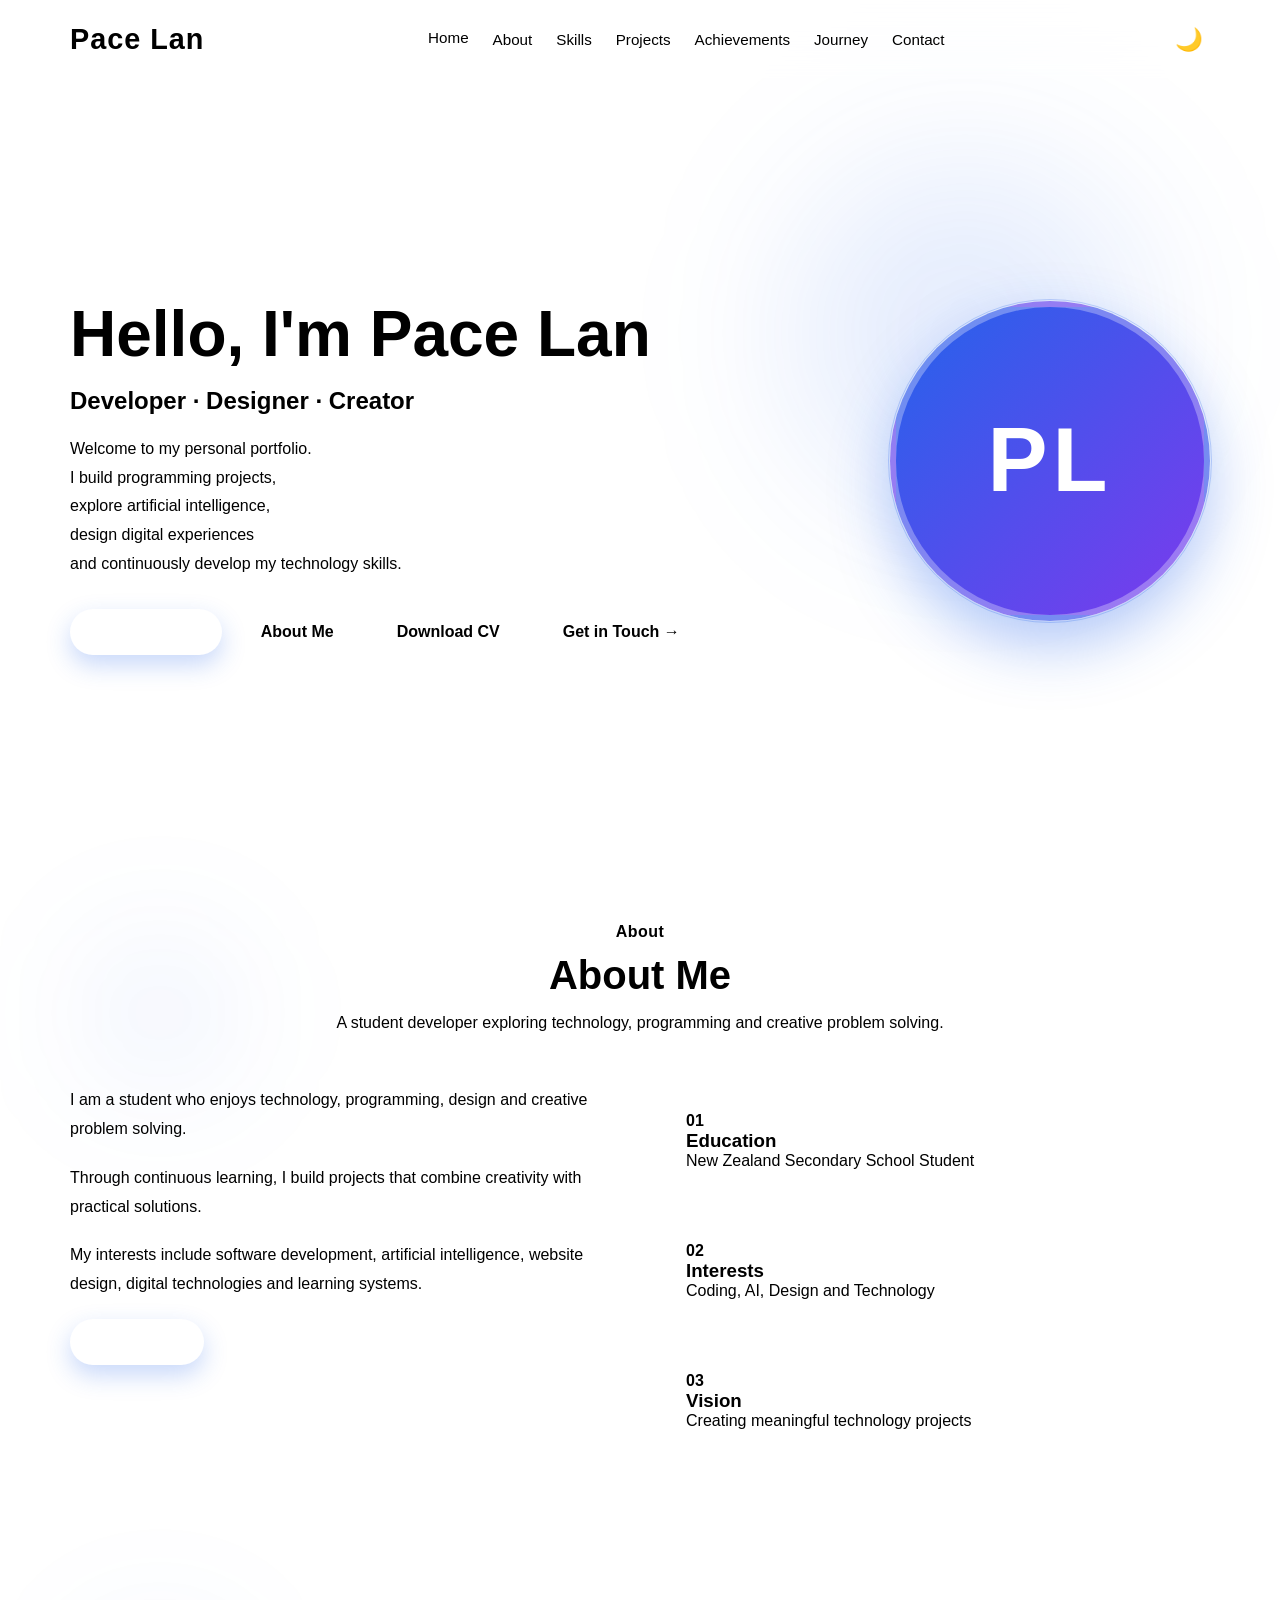
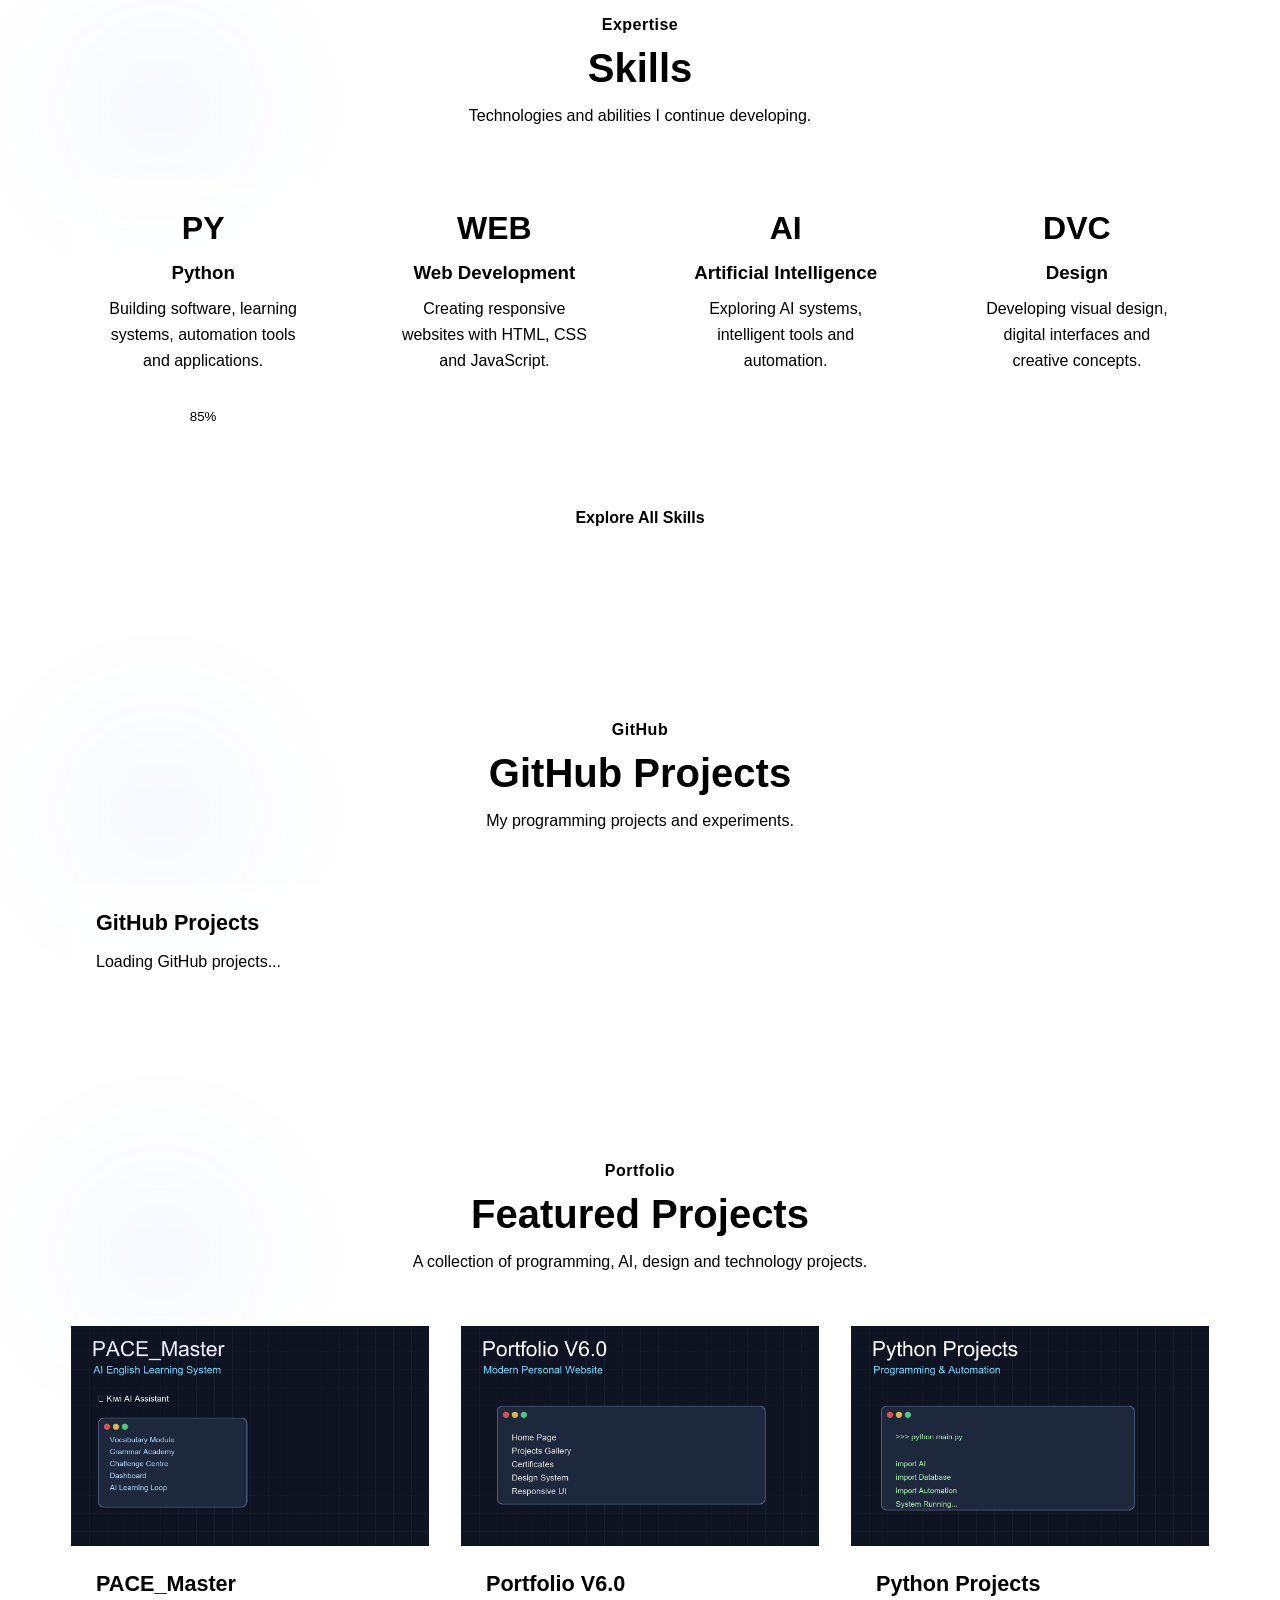
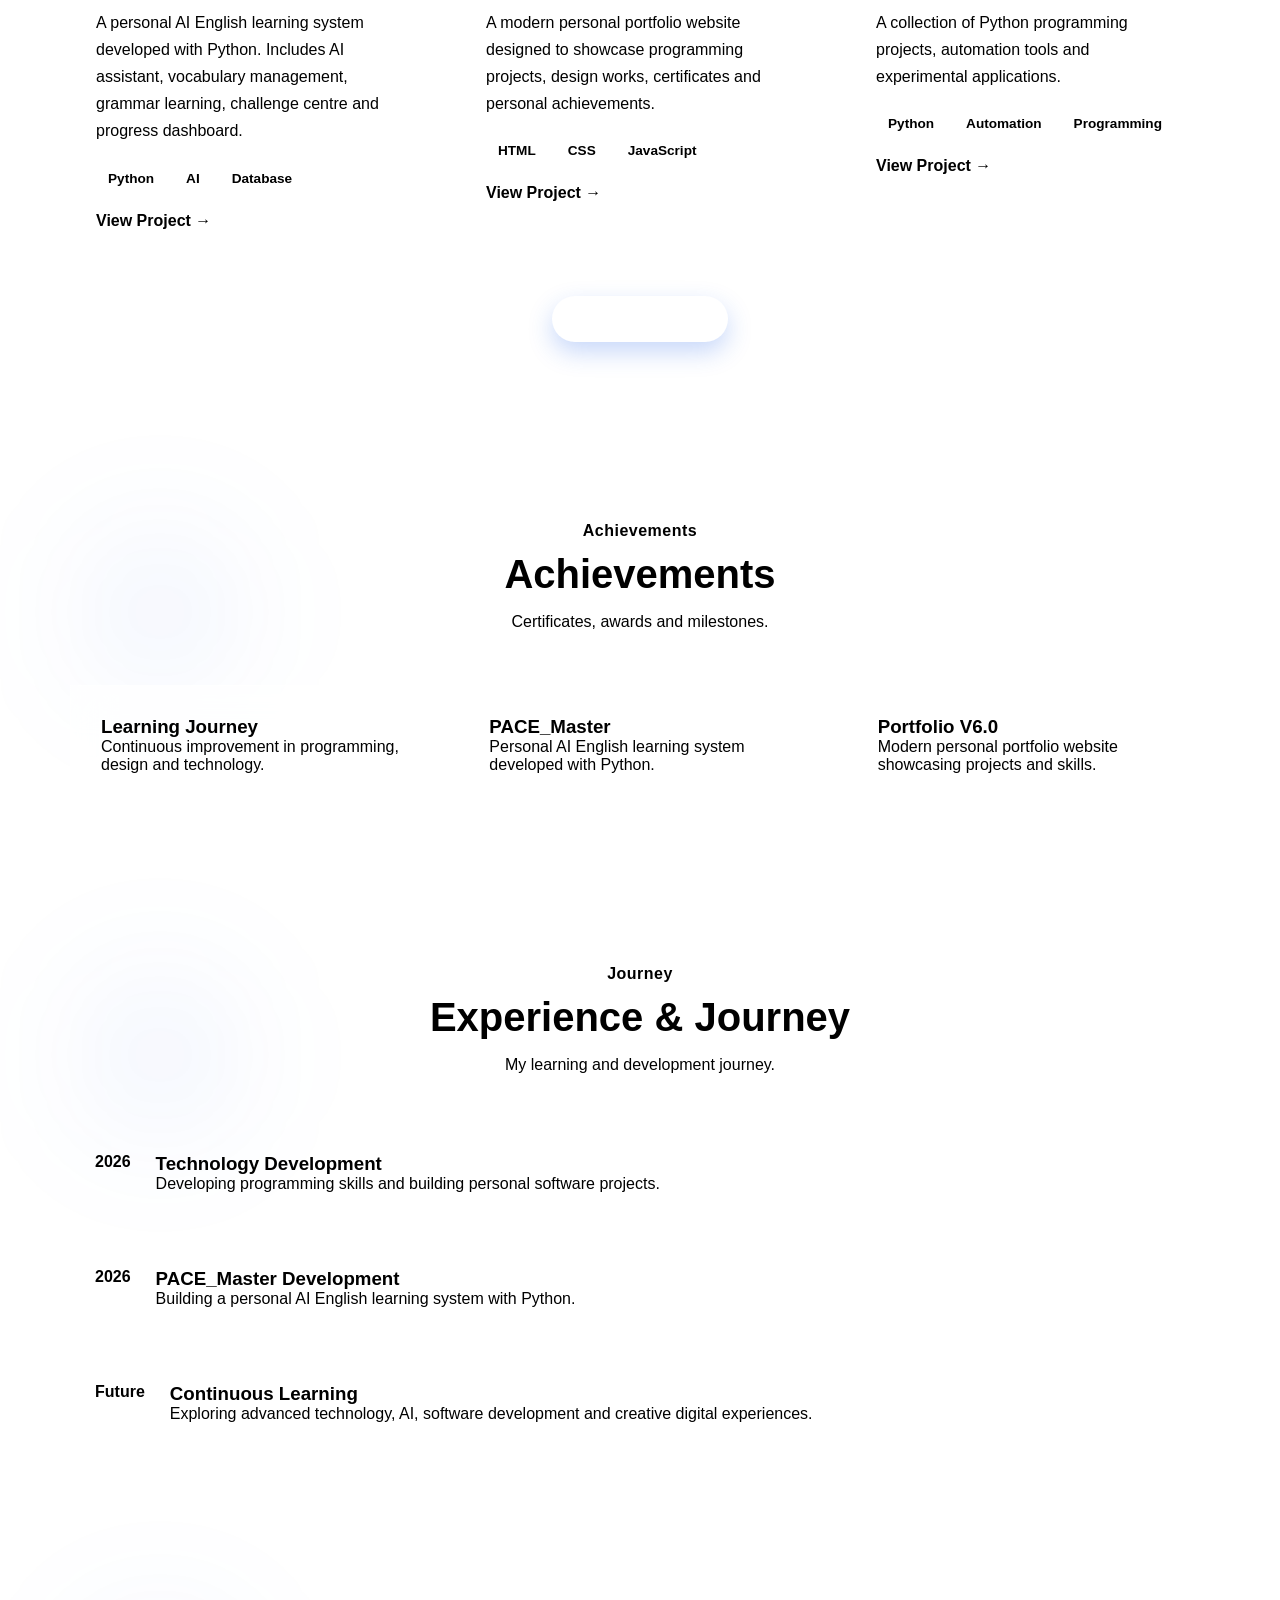
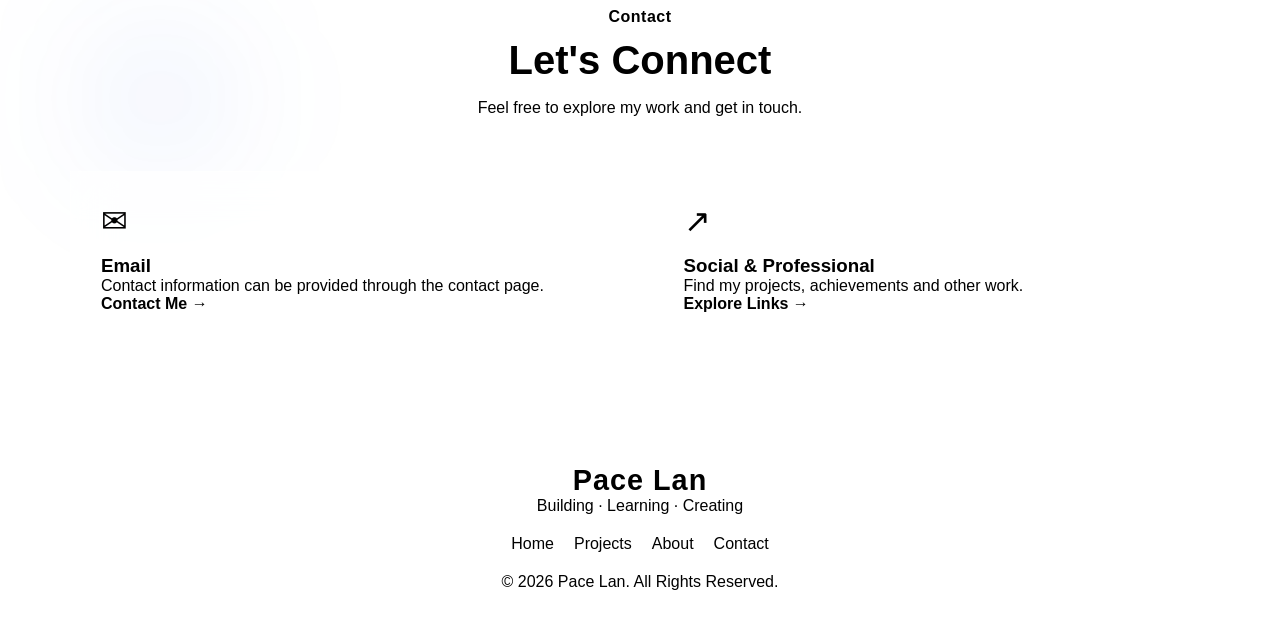
<file: index.html>
<!DOCTYPE html>
<html lang="en">

<head>
    <meta charset="UTF-8">

    <meta
        name="viewport"
        content="width=device-width, initial-scale=1.0"
    >

    <meta
        name="description"
        content="Pace Lan - Student Developer, Designer and Creator."
    >

    <meta
        name="author"
        content="Pace Lan"
    >

    <title>Pace Lan | Student Developer</title>

    <link
        rel="stylesheet"
        href="style.css"
    >
</head>

<body>

    <!-- =====================================================
         PAGE LOADER
    ====================================================== -->

    <div
        class="page-loader"
        id="page-loader"
    >

        <div class="loader-logo">
            PL
        </div>

        <div class="loader-text">
            Loading Portfolio...
        </div>

    </div>


    <!-- =====================================================
         HEADER / NAVIGATION
    ====================================================== -->

    <header class="header">

        <nav class="navbar">

            <div class="logo">
                <a href="#home">
                    Pace Lan
                </a>
            </div>


            <button
                class="menu-toggle"
                id="menu-toggle"
                type="button"
                aria-label="Open navigation menu"
                aria-expanded="false"
                aria-controls="nav-links"
            >
                ☰
            </button>


            <ul
                class="nav-links"
                id="nav-links"
            >

                <li>
                    <a
                        href="#home"
                        class="active"
                    >
                        Home
                    </a>
                </li>

                <li>
                    <a href="#about">
                        About
                    </a>
                </li>

                <li>
                    <a href="#skills">
                        Skills
                    </a>
                </li>

                <li>
                    <a href="#projects">
                        Projects
                    </a>
                </li>

                <li>
                    <a href="#achievements">
                        Achievements
                    </a>
                </li>

                <li>
                    <a href="#journey">
                        Journey
                    </a>
                </li>

                <li>
                    <a href="#contact">
                        Contact
                    </a>
                </li>

            </ul>


            <button
                class="theme-toggle"
                id="theme-toggle"
                type="button"
                aria-label="Toggle dark mode"
                aria-pressed="false"
            >
                🌙
            </button>

        </nav>

    </header>


    <!-- =====================================================
         MAIN CONTENT
    ====================================================== -->

    <main>


        <!-- =================================================
             HERO
        ================================================== -->

        <section
            class="hero"
            id="home"
        >

            <div class="hero-content">

                <span class="badge">
                    Student Developer
                </span>


                <h1>

                    Hello, I'm

                    <span class="gradient-text">
                        Pace Lan
                    </span>

                </h1>


                <h2>
                    Developer · Designer · Creator
                </h2>


                <p>
                    Welcome to my personal portfolio.
                    <br>
                    I build programming projects,
                    <br>
                    explore artificial intelligence,
                    <br>
                    design digital experiences
                    <br>
                    and continuously develop my technology skills.
                </p>


                <div class="hero-buttons">

                    <a
                        href="#projects"
                        class="btn primary-btn"
                    >
                        View Projects
                    </a>


                    <a
                        href="#about"
                        class="btn secondary-btn"
                    >
                        About Me
                    </a>


                    <a
                        href="documents/Pace_Lan_CV.pdf"
                        class="btn secondary-btn"
                        download
                    >
                        Download CV
                    </a>


                    <a
                        href="#contact"
                        class="btn secondary-btn"
                    >
                        Get in Touch →
                    </a>

                </div>

            </div>


            <div class="hero-image">

                <div class="hero-image-wrapper">

                    <!-- Profile Placeholder -->

                    <div
                        class="profile-placeholder"
                        aria-label="Pace Lan profile placeholder"
                    >
                        PL
                    </div>

                </div>

            </div>

        </section>


        <!-- =================================================
             ABOUT
        ================================================== -->

        <section
            class="section"
            id="about"
        >

            <div class="section-title">

                <span class="section-label">
                    About
                </span>

                <h2>
                    About Me
                </h2>

                <p>
                    A student developer exploring technology,
                    programming and creative problem solving.
                </p>

            </div>


            <div class="about-container">

                <div class="about-text">

                    <p>
                        I am a student who enjoys technology,
                        programming, design and creative problem solving.
                    </p>

                    <p>
                        Through continuous learning,
                        I build projects that combine
                        creativity with practical solutions.
                    </p>

                    <p>
                        My interests include software development,
                        artificial intelligence, website design,
                        digital technologies and learning systems.
                    </p>


                    <a
                        href="#skills"
                        class="btn primary-btn"
                    >
                        Learn More
                    </a>

                </div>


                <div class="about-info">

                    <div class="info-card">

                        <strong>
                            01
                        </strong>

                        <h3>
                            Education
                        </h3>

                        <p>
                            New Zealand Secondary School Student
                        </p>

                    </div>


                    <div class="info-card">

                        <strong>
                            02
                        </strong>

                        <h3>
                            Interests
                        </h3>

                        <p>
                            Coding, AI, Design and Technology
                        </p>

                    </div>


                    <div class="info-card">

                        <strong>
                            03
                        </strong>

                        <h3>
                            Vision
                        </h3>

                        <p>
                            Creating meaningful technology projects
                        </p>

                    </div>

                </div>

            </div>

        </section>


        <!-- =================================================
             SKILLS
        ================================================== -->

        <section
            class="section"
            id="skills"
        >

            <div class="section-title">

                <span class="section-label">
                    Expertise
                </span>

                <h2>
                    Skills
                </h2>

                <p>
                    Technologies and abilities I continue developing.
                </p>

            </div>


            <div class="skills-grid">


                <!-- Python -->

                <article class="skill-card">

                    <div class="skill-icon">
                        PY
                    </div>

                    <h3>
                        Python
                    </h3>

                    <p>
                        Building software,
                        learning systems,
                        automation tools and applications.
                    </p>


                    <div class="skill-progress">

                        <div class="progress-bar">

                            <span
                                style="width: 85%;"
                            ></span>

                        </div>

                        <small>
                            85%
                        </small>

                    </div>

                </article>


                <!-- Web Development -->

                <article class="skill-card">

                    <div class="skill-icon">
                        WEB
                    </div>

                    <h3>
                        Web Development
                    </h3>

                    <p>
                        Creating responsive websites
                        with HTML, CSS and JavaScript.
                    </p>

                </article>


                <!-- Artificial Intelligence -->

                <article class="skill-card">

                    <div class="skill-icon">
                        AI
                    </div>

                    <h3>
                        Artificial Intelligence
                    </h3>

                    <p>
                        Exploring AI systems,
                        intelligent tools and automation.
                    </p>

                </article>


                <!-- Design -->

                <article class="skill-card">

                    <div class="skill-icon">
                        DVC
                    </div>

                    <h3>
                        Design
                    </h3>

                    <p>
                        Developing visual design,
                        digital interfaces and creative concepts.
                    </p>

                </article>

            </div>


            <div
                class="hero-buttons"
                style="justify-content: center; margin-top: 40px;"
            >

                <a
                    href="#contact"
                    class="btn secondary-btn"
                >
                    Explore All Skills
                </a>

            </div>

        </section>


        <!-- =================================================
             GITHUB
        ================================================== -->

        <section
            class="section"
            id="github"
        >

            <div class="section-title">

                <span class="section-label">
                    GitHub
                </span>

                <h2>
                    GitHub Projects
                </h2>

                <p>
                    My programming projects and experiments.
                </p>

            </div>


            <div
                id="github-projects"
                class="projects-grid"
            >

                <div class="project-card">

                    <div class="project-content">

                        <h3>
                            GitHub Projects
                        </h3>

                        <p>
                            Loading GitHub projects...
                        </p>

                    </div>

                </div>

            </div>

        </section>


        <!-- =================================================
             PROJECTS
        ================================================== -->

        <section
            class="section"
            id="projects"
        >

            <div class="section-title">

                <span class="section-label">
                    Portfolio
                </span>

                <h2>
                    Featured Projects
                </h2>

                <p>
                    A collection of programming,
                    AI, design and technology projects.
                </p>

            </div>


            <div
                id="project-container"
                class="projects-grid"
            >

                <div class="project-card">

                    <div class="project-content">

                        <h3>
                            Loading Projects
                        </h3>

                        <p>
                            Loading projects...
                        </p>

                    </div>

                </div>

            </div>


            <div
                class="hero-buttons"
                style="justify-content: center; margin-top: 40px;"
            >

                <a
                    href="projects.html"
                    class="btn primary-btn"
                >
                    View All Projects
                </a>

            </div>

        </section>


        <!-- =================================================
             ACHIEVEMENTS
        ================================================== -->

        <section
            class="section"
            id="achievements"
        >

            <div class="section-title">

                <span class="section-label">
                    Achievements
                </span>

                <h2>
                    Achievements
                </h2>

                <p>
                    Certificates, awards and milestones.
                </p>

            </div>


            <div class="achievement-grid">


                <article class="achievement-card">

                    <h3>
                        Learning Journey
                    </h3>

                    <p>
                        Continuous improvement in programming,
                        design and technology.
                    </p>

                </article>


                <article class="achievement-card">

                    <h3>
                        PACE_Master
                    </h3>

                    <p>
                        Personal AI English learning system
                        developed with Python.
                    </p>

                </article>


                <article class="achievement-card">

                    <h3>
                        Portfolio V6.0
                    </h3>

                    <p>
                        Modern personal portfolio website
                        showcasing projects and skills.
                    </p>

                </article>

            </div>

        </section>


        <!-- =================================================
             JOURNEY
        ================================================== -->

        <section
            class="section"
            id="journey"
        >

            <div class="section-title">

                <span class="section-label">
                    Journey
                </span>

                <h2>
                    Experience &amp; Journey
                </h2>

                <p>
                    My learning and development journey.
                </p>

            </div>


            <div class="timeline">


                <article class="timeline-item">

                    <span>
                        2026
                    </span>

                    <div>

                        <h3>
                            Technology Development
                        </h3>

                        <p>
                            Developing programming skills
                            and building personal software projects.
                        </p>

                    </div>

                </article>


                <article class="timeline-item">

                    <span>
                        2026
                    </span>

                    <div>

                        <h3>
                            PACE_Master Development
                        </h3>

                        <p>
                            Building a personal AI English
                            learning system with Python.
                        </p>

                    </div>

                </article>


                <article class="timeline-item">

                    <span>
                        Future
                    </span>

                    <div>

                        <h3>
                            Continuous Learning
                        </h3>

                        <p>
                            Exploring advanced technology,
                            AI, software development and
                            creative digital experiences.
                        </p>

                    </div>

                </article>

            </div>

        </section>


        <!-- =================================================
             CONTACT
        ================================================== -->

        <section
            class="section"
            id="contact"
        >

            <div class="section-title">

                <span class="section-label">
                    Contact
                </span>

                <h2>
                    Let's Connect
                </h2>

                <p>
                    Feel free to explore my work
                    and get in touch.
                </p>

            </div>


            <div class="contact-container">


                <article class="contact-card">

                    <div class="contact-icon">
                        ✉
                    </div>

                    <h3>
                        Email
                    </h3>

                    <p>
                        Contact information can be
                        provided through the contact page.
                    </p>

                    <a
                        href="contact.html"
                        class="project-link"
                    >
                        Contact Me
                        →
                    </a>

                </article>


                <article class="contact-card">

                    <div class="contact-icon">
                        ↗
                    </div>

                    <h3>
                        Social &amp; Professional
                    </h3>

                    <p>
                        Find my projects,
                        achievements and other work.
                    </p>

                    <a
                        href="#github"
                        class="project-link"
                    >
                        Explore Links
                        →
                    </a>

                </article>

            </div>

        </section>

    </main>


    <!-- =====================================================
         FOOTER
    ====================================================== -->

    <footer class="footer">

        <div class="logo">
            <a href="#home">
                Pace Lan
            </a>
        </div>


        <p>
            Building · Learning · Creating
        </p>


        <div class="footer-links">

            <a href="#home">
                Home
            </a>

            <a href="#projects">
                Projects
            </a>

            <a href="#about">
                About
            </a>

            <a href="#contact">
                Contact
            </a>

        </div>


        <p class="copyright">

            ©
            <span id="current-year">
                2026
            </span>
            Pace Lan.
            All Rights Reserved.

        </p>

    </footer>


    <!-- =====================================================
         BACK TO TOP
    ====================================================== -->

    <button
        class="back-to-top"
        id="back-to-top"
        type="button"
        aria-label="Back to top"
    >
        ↑
    </button>


    <!-- =====================================================
         SCRIPT
    ====================================================== -->

    <script src="scripts.js"></script>

</body>

</html>
</file>
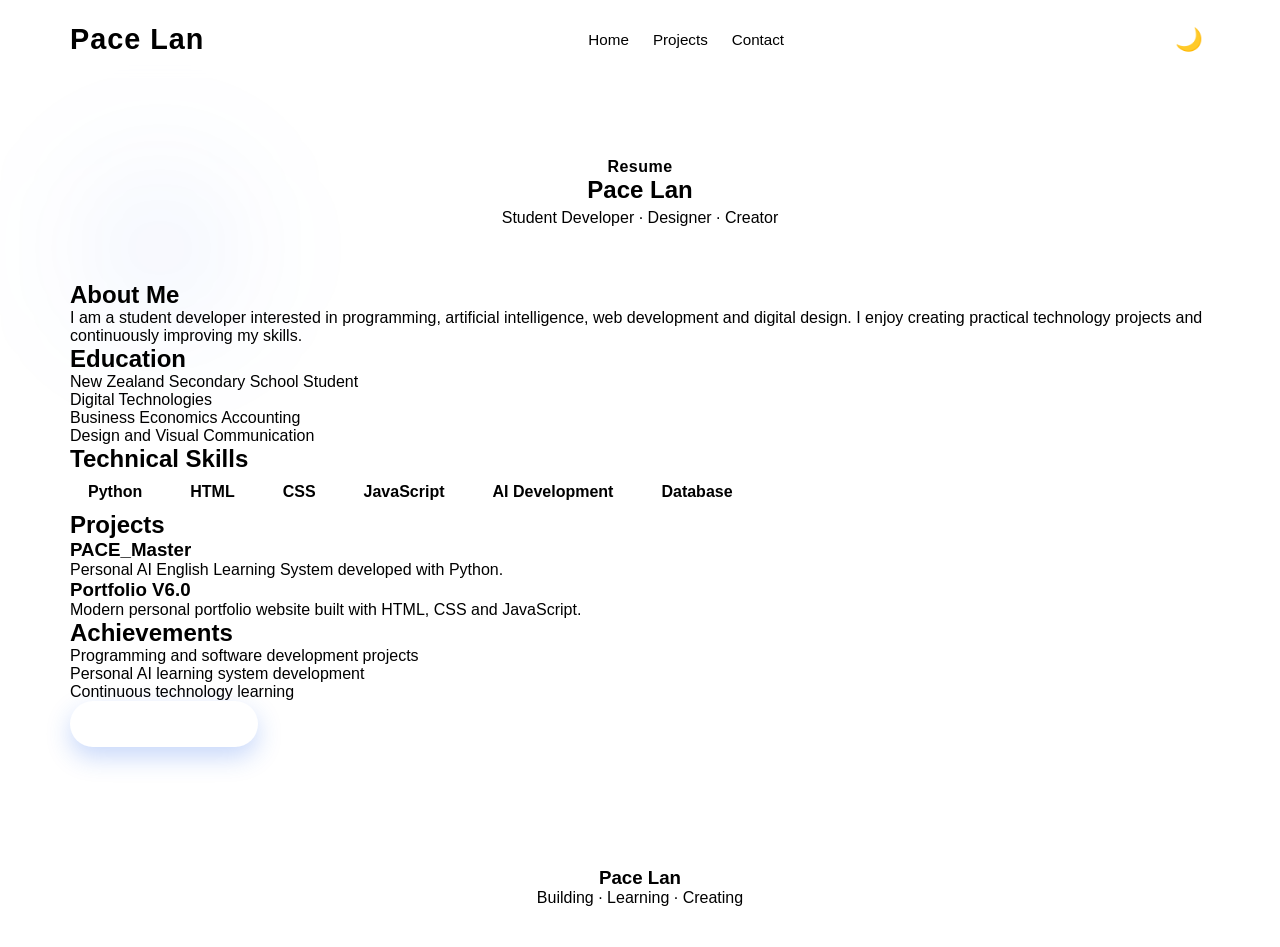
<file: pages/cv.html>
<!DOCTYPE html>
<html lang="en">

<head>

<meta charset="UTF-8">

<meta name="viewport"
content="width=device-width, initial-scale=1.0">


<title>
Pace Lan | CV
</title>


<link rel="stylesheet"
href="../style.css">


</head>



<body>


<header class="header">


<nav class="navbar">


<div class="logo">

<a href="../index.html">

Pace Lan

</a>

</div>



<ul class="nav-links">


<li>
<a href="../index.html">
Home
</a>
</li>


<li>
<a href="../index.html#projects">
Projects
</a>
</li>


<li>
<a href="contact.html">
Contact
</a>
</li>


</ul>


<button
class="theme-toggle"
id="theme-toggle">

🌙

</button>


</nav>


</header>





<main>



<section class="cv-page section">



<div class="section-title">


<span class="section-label">

Resume

</span>


<h1>

Pace Lan

</h1>


<p>

Student Developer · Designer · Creator

</p>


</div>







<div class="cv-card">


<h2>

About Me

</h2>


<p>

I am a student developer interested in
programming, artificial intelligence,
web development and digital design.

I enjoy creating practical technology
projects and continuously improving my skills.

</p>


</div>









<div class="cv-card">


<h2>

Education

</h2>


<ul>


<li>

New Zealand Secondary School Student

</li>


<li>

Digital Technologies

</li>


<li>

Business Economics Accounting

</li>


<li>

Design and Visual Communication

</li>


</ul>


</div>









<div class="cv-card">


<h2>

Technical Skills

</h2>


<div class="tech-tags">


<span>

Python

</span>


<span>

HTML

</span>


<span>

CSS

</span>


<span>

JavaScript

</span>


<span>

AI Development

</span>


<span>

Database

</span>


</div>


</div>









<div class="cv-card">


<h2>

Projects

</h2>


<h3>

PACE_Master

</h3>


<p>

Personal AI English Learning System
developed with Python.

</p>



<h3>

Portfolio V6.0

</h3>


<p>

Modern personal portfolio website
built with HTML, CSS and JavaScript.

</p>



</div>









<div class="cv-card">


<h2>

Achievements

</h2>


<ul>


<li>

Programming and software development projects

</li>


<li>

Personal AI learning system development

</li>


<li>

Continuous technology learning

</li>


</ul>


</div>








<div class="cv-download">


<a
href="../documents/Pace_Lan_CV.pdf"
download
class="btn primary-btn">

Download PDF CV

</a>


</div>





</section>



</main>







<footer class="footer">


<div class="footer-content">


<h3>

Pace Lan

</h3>


<p>

Building · Learning · Creating

</p>


</div>


</footer>




<script src="../scripts.js"></script>


</body>


</html>
</file>
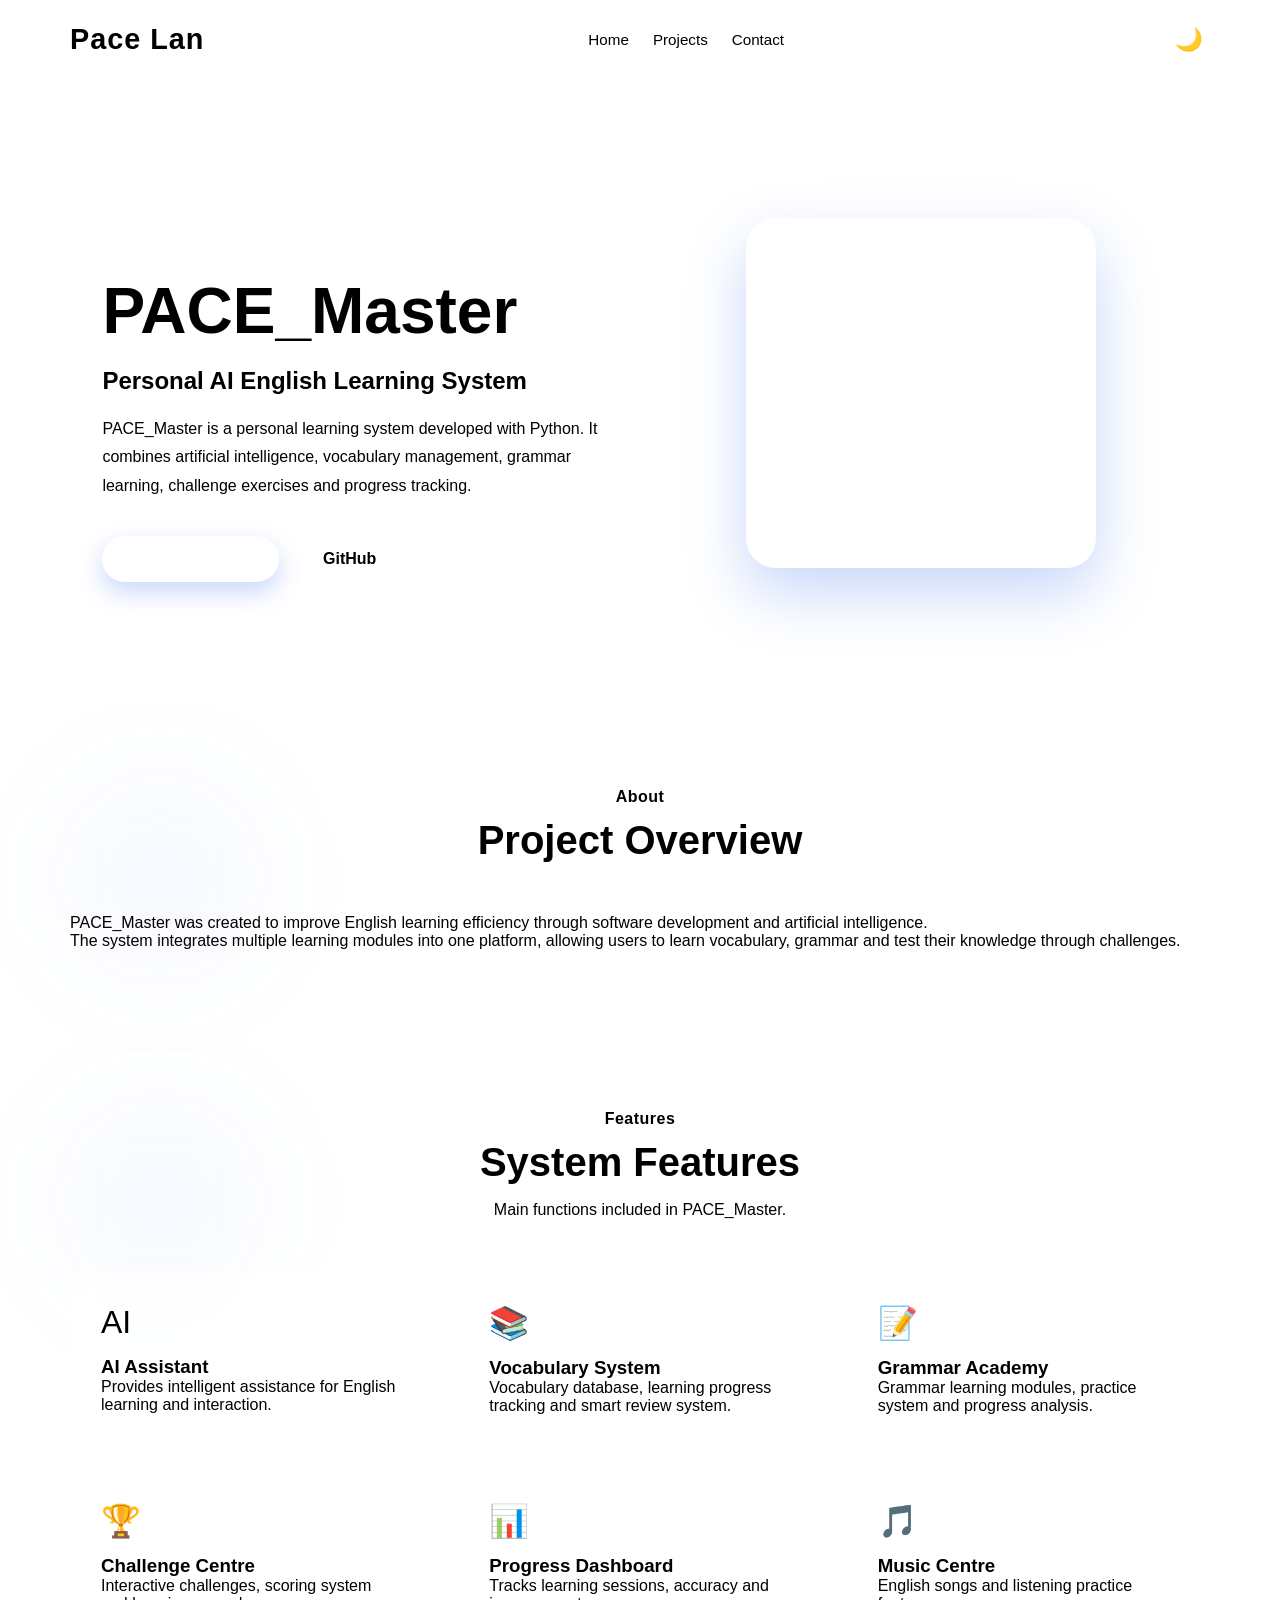
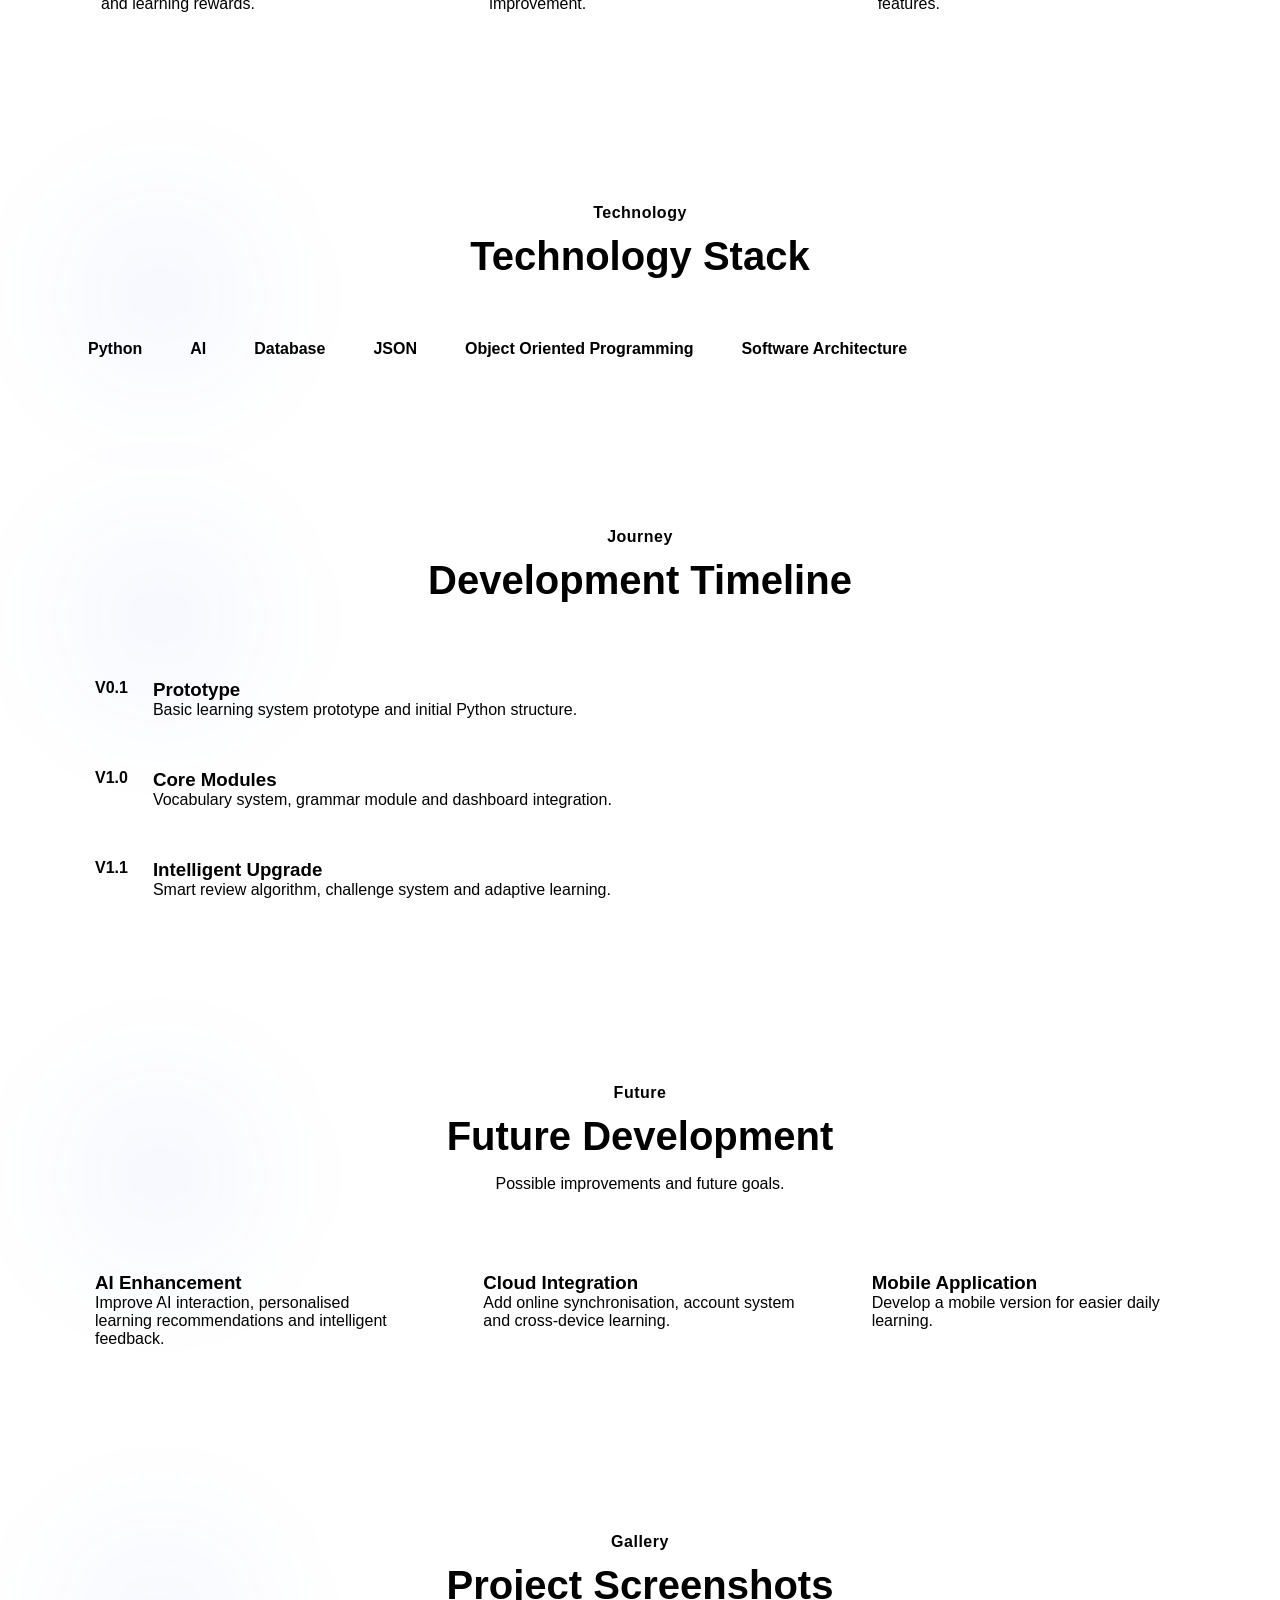
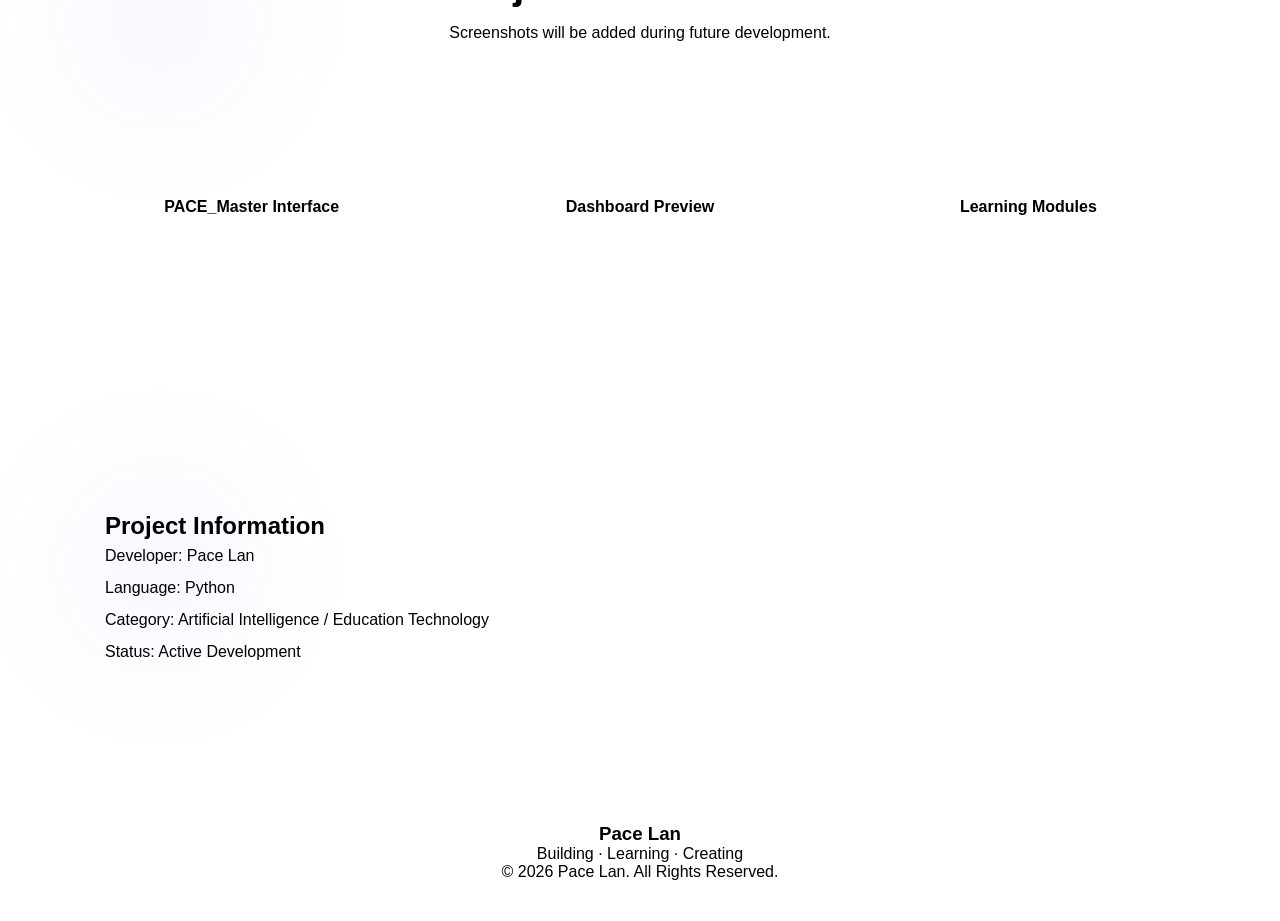
<file: projects/pace_master.html>
<!DOCTYPE html>
<html lang="en">

<head>

<meta charset="UTF-8">

<meta name="viewport"
content="width=device-width, initial-scale=1.0">


<meta name="description"
content="PACE_Master - Personal AI English Learning System developed by Pace Lan.">


<title>
PACE_Master | Pace Lan Portfolio
</title>


<link rel="stylesheet"
href="../style.css">


</head>



<body>


<!-- =========================
HEADER
========================= -->


<header class="header">


<nav class="navbar">


<div class="logo">

<a href="../index.html">

Pace Lan

</a>

</div>



<ul class="nav-links">


<li>

<a href="../index.html">

Home

</a>

</li>



<li>

<a href="../index.html#projects">

Projects

</a>

</li>



<li>

<a href="../pages/contact.html">

Contact

</a>

</li>


</ul>


<button
class="theme-toggle"
id="theme-toggle"
type="button">

🌙

</button>


</nav>


</header>





<!-- =========================
PROJECT HERO
========================= -->


<section class="project-detail-hero">



<div class="project-detail-content">


<span class="badge">

AI Learning System

</span>



<h1>

PACE_Master

</h1>



<h2>

Personal AI English Learning System

</h2>



<p>

PACE_Master is a personal learning system
developed with Python.

It combines artificial intelligence,
vocabulary management,
grammar learning,
challenge exercises and progress tracking.

</p>



<div class="project-buttons">


<a
href="../index.html#projects"
class="btn primary-btn">

Back To Projects

</a>



<a
href="https://github.com/"
class="btn secondary-btn">

GitHub

</a>


</div>


</div>





<div class="project-cover">


<div class="project-placeholder">


PACE

</div>


</div>



</section>





<!-- =========================
ABOUT PROJECT
========================= -->


<section class="section project-section">


<div class="section-title">


<span class="section-label">

About

</span>



<h2>

Project Overview

</h2>


</div>



<div class="project-text">


<p>

PACE_Master was created to improve
English learning efficiency through
software development and artificial intelligence.

</p>



<p>

The system integrates multiple learning
modules into one platform, allowing users
to learn vocabulary, grammar and test
their knowledge through challenges.

</p>


</div>


</section><!-- =========================
FEATURES
========================= -->


<section class="section project-section">


<div class="section-title">


<span class="section-label">

Features

</span>



<h2>

System Features

</h2>



<p>

Main functions included in PACE_Master.

</p>


</div>





<div class="feature-grid">



<article class="feature-card">


<div class="feature-icon">

AI

</div>



<h3>

AI Assistant

</h3>



<p>

Provides intelligent assistance
for English learning and interaction.

</p>


</article>





<article class="feature-card">


<div class="feature-icon">

📚

</div>



<h3>

Vocabulary System

</h3>



<p>

Vocabulary database,
learning progress tracking
and smart review system.

</p>


</article>





<article class="feature-card">


<div class="feature-icon">

📝

</div>



<h3>

Grammar Academy

</h3>



<p>

Grammar learning modules,
practice system and progress analysis.

</p>


</article>





<article class="feature-card">


<div class="feature-icon">

🏆

</div>



<h3>

Challenge Centre

</h3>



<p>

Interactive challenges,
scoring system and learning rewards.

</p>


</article>





<article class="feature-card">


<div class="feature-icon">

📊

</div>



<h3>

Progress Dashboard

</h3>



<p>

Tracks learning sessions,
accuracy and improvement.

</p>


</article>





<article class="feature-card">


<div class="feature-icon">

🎵

</div>



<h3>

Music Centre

</h3>



<p>

English songs and listening
practice features.

</p>


</article>



</div>


</section>








<!-- =========================
TECH STACK
========================= -->


<section class="section project-section">



<div class="section-title">


<span class="section-label">

Technology

</span>



<h2>

Technology Stack

</h2>


</div>





<div class="tech-tags">


<span>

Python

</span>



<span>

AI

</span>



<span>

Database

</span>



<span>

JSON

</span>



<span>

Object Oriented Programming

</span>



<span>

Software Architecture

</span>



</div>



</section>









<!-- =========================
DEVELOPMENT TIMELINE
========================= -->


<section class="section project-section">



<div class="section-title">


<span class="section-label">

Journey

</span>



<h2>

Development Timeline

</h2>


</div>





<div class="project-timeline">



<div class="timeline-item">


<span>

V0.1

</span>


<div>


<h3>

Prototype

</h3>


<p>

Basic learning system prototype
and initial Python structure.

</p>


</div>


</div>







<div class="timeline-item">


<span>

V1.0

</span>


<div>


<h3>

Core Modules

</h3>


<p>

Vocabulary system,
grammar module and dashboard integration.

</p>


</div>


</div>







<div class="timeline-item">


<span>

V1.1

</span>


<div>


<h3>

Intelligent Upgrade

</h3>


<p>

Smart review algorithm,
challenge system and adaptive learning.

</p>


</div>


</div>



</div>



</section><!-- =========================
FUTURE PLAN
========================= -->


<section class="section project-section">



<div class="section-title">


<span class="section-label">

Future

</span>



<h2>

Future Development

</h2>



<p>

Possible improvements and future goals.

</p>


</div>





<div class="future-grid">



<div class="future-card">


<h3>

AI Enhancement

</h3>


<p>

Improve AI interaction,
personalised learning recommendations
and intelligent feedback.

</p>


</div>





<div class="future-card">


<h3>

Cloud Integration

</h3>


<p>

Add online synchronisation,
account system and cross-device learning.

</p>


</div>





<div class="future-card">


<h3>

Mobile Application

</h3>


<p>

Develop a mobile version
for easier daily learning.

</p>


</div>



</div>



</section>








<!-- =========================
SCREENSHOT GALLERY
========================= -->


<section class="section project-section">



<div class="section-title">


<span class="section-label">

Gallery

</span>



<h2>

Project Screenshots

</h2>



<p>

Screenshots will be added
during future development.

</p>


</div>






<div class="project-gallery">



<div class="project-image-placeholder">

PACE_Master

Interface

</div>




<div class="project-image-placeholder">

Dashboard

Preview

</div>




<div class="project-image-placeholder">

Learning

Modules

</div>



</div>



</section>








<!-- =========================
PROJECT INFORMATION
========================= -->


<section class="section project-section">



<div class="project-info-box">



<h2>

Project Information

</h2>



<ul>


<li>

Developer:
Pace Lan

</li>



<li>

Language:
Python

</li>



<li>

Category:
Artificial Intelligence / Education Technology

</li>



<li>

Status:
Active Development

</li>



</ul>


</div>


</section>









<!-- =========================
FOOTER
========================= -->


<footer class="footer">


<div class="footer-content">


<h3>

Pace Lan

</h3>


<p>

Building · Learning · Creating

</p>



<p>

© 2026 Pace Lan.
All Rights Reserved.

</p>


</div>


</footer>








<script src="../scripts.js"></script>


</body>


</html>
</file>
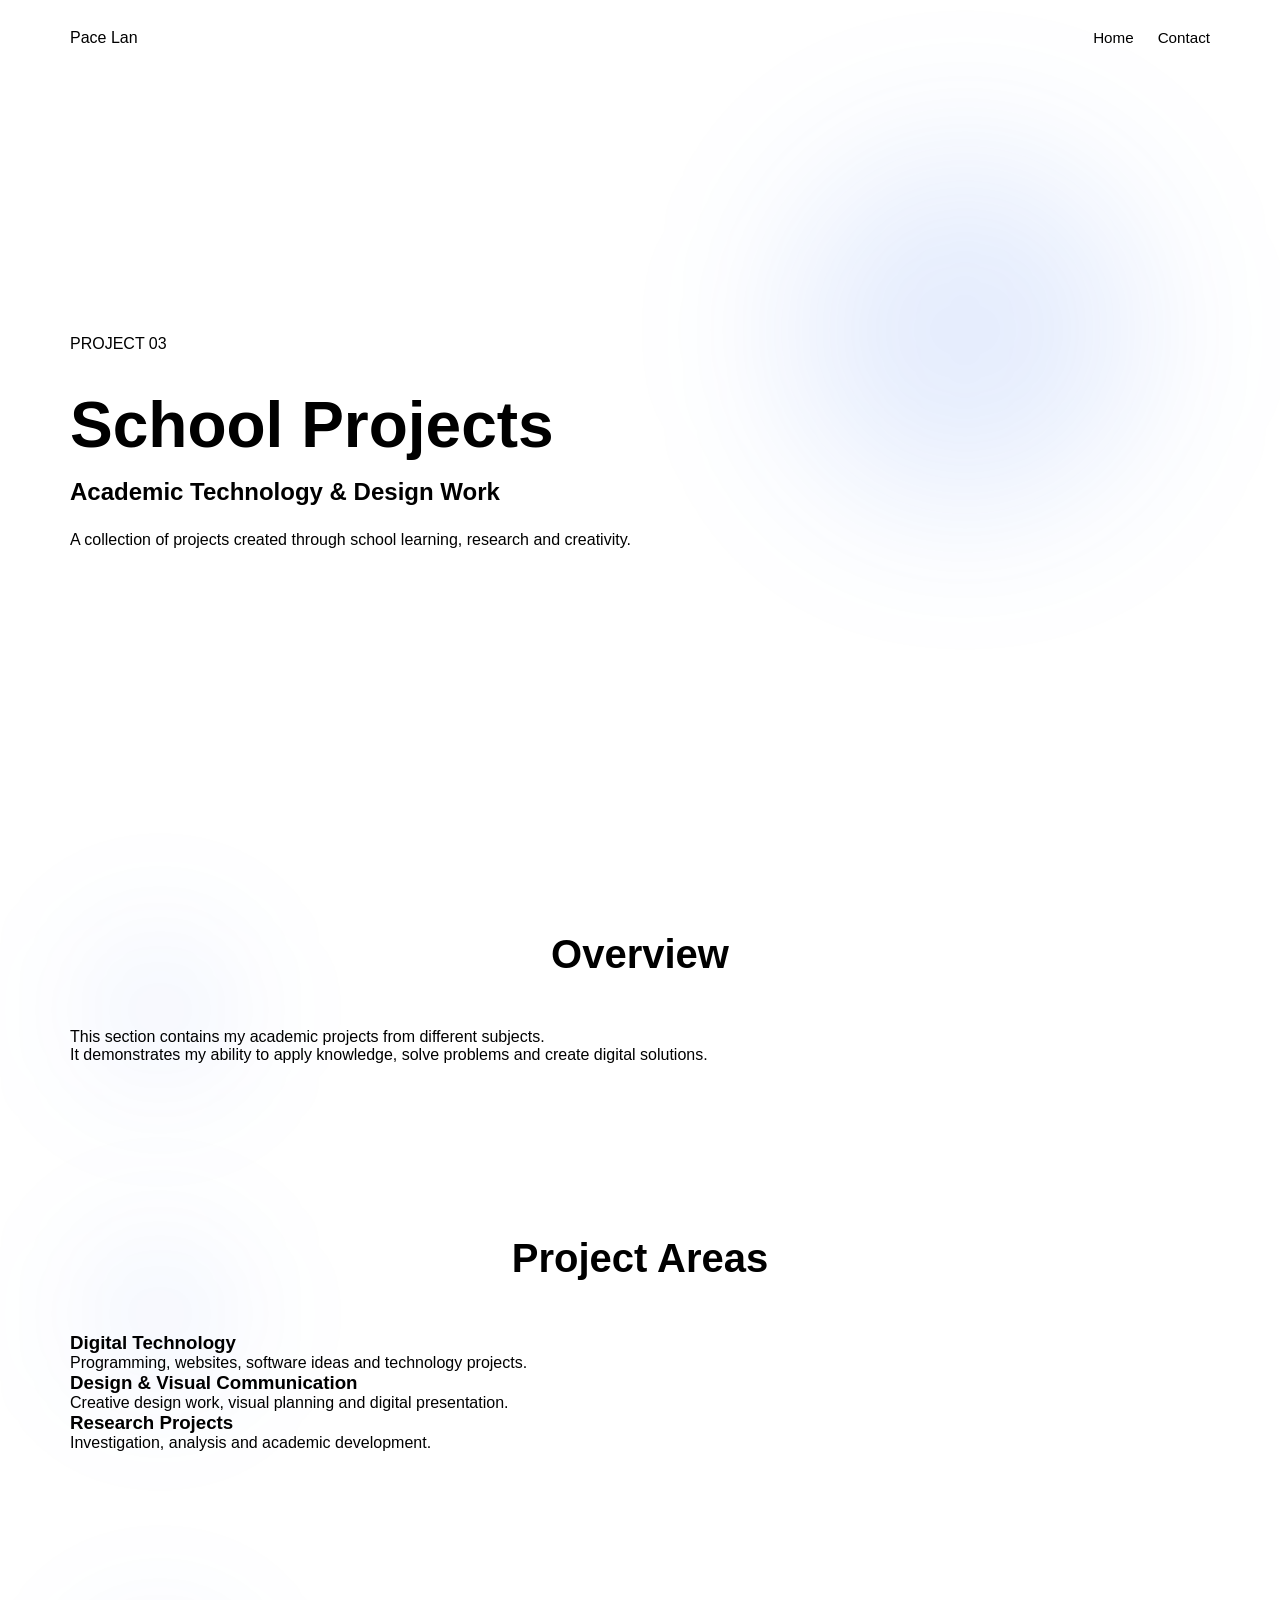
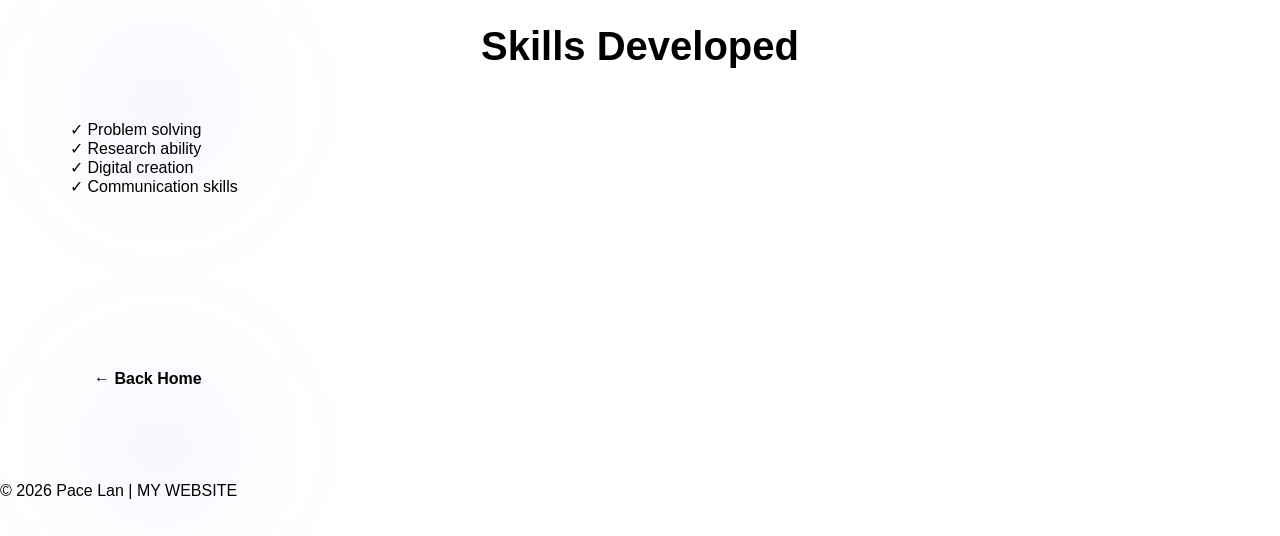
<file: projects/school_projects.html>
<!DOCTYPE html>
<html lang="en">

<head>

<meta charset="UTF-8">

<meta name="viewport" content="width=device-width, initial-scale=1.0">

<title>School Projects | MY WEBSITE</title>

<link rel="stylesheet" href="../style.css">

<link rel="stylesheet" href="../extra.css">

</head>


<body>


<header>

<nav class="navbar">

<div class="logo">
Pace Lan
</div>


<ul class="nav-links">

<li>
<a href="../index.html">
Home
</a>
</li>


<li>
<a href="../pages/contact.html">
Contact
</a>
</li>

</ul>


</nav>

</header>





<main>



<section class="hero">


<div class="hero-content">


<p class="small-title">
PROJECT 03
</p>


<h1>
School <span>Projects</span>
</h1>


<h2>
Academic Technology & Design Work
</h2>


<p>

A collection of projects created through
school learning, research and creativity.

</p>


</div>


</section>







<section class="section">


<div class="section-title">

<h2>
Overview
</h2>

</div>



<div class="about-box">


<p>

This section contains my academic projects
from different subjects.

</p>


<p>

It demonstrates my ability to apply knowledge,
solve problems and create digital solutions.

</p>


</div>



</section>








<section class="section">


<div class="section-title">

<h2>
Project Areas
</h2>

</div>



<div class="cards">


<div class="card">


<h3>
Digital Technology
</h3>


<p>

Programming, websites,
software ideas and technology projects.

</p>


</div>





<div class="card">


<h3>
Design & Visual Communication

</h3>


<p>

Creative design work,
visual planning and digital presentation.

</p>


</div>





<div class="card">


<h3>
Research Projects
</h3>


<p>

Investigation, analysis
and academic development.

</p>


</div>



</div>



</section>







<section class="section">


<div class="section-title">

<h2>
Skills Developed
</h2>

</div>



<div class="about-box">


<p>
✓ Problem solving
</p>


<p>
✓ Research ability
</p>


<p>
✓ Digital creation
</p>


<p>
✓ Communication skills
</p>



</div>


</section>







<section class="section">


<div class="about-box">


<a href="../index.html" class="btn primary">

← Back Home

</a>


</div>



</section>




</main>






<footer>

<p>
© 2026 Pace Lan | MY WEBSITE
</p>

</footer>





<script src="../scripts.js"></script>


</body>

</html>
</file>
<file: style.css>
```css
/* =========================================================
   PORTFOLIO V6.0
   FINAL CLEAN STYLE SHEET
   ========================================================= */


/* =========================================================
   1. ROOT VARIABLES
   ========================================================= */

:root {
    --bg-primary: #f7f9fc;
    --bg-secondary: #ffffff;
    --bg-tertiary: #eef2f7;

    --text-primary: #111827;
    --text-secondary: #4b5563;
    --text-muted: #6b7280;

    --border-color: #e5e7eb;

    --accent: #2563eb;
    --accent-hover: #1d4ed8;
    --accent-light: rgba(37, 99, 235, 0.10);

    --card-bg: #ffffff;

    --header-bg: rgba(255, 255, 255, 0.85);

    --shadow:
        0 10px 30px rgba(15, 23, 42, 0.08);

    --card-shadow:
        0 20px 40px rgba(15, 23, 42, 0.08);

    --card-shadow-hover:
        0 30px 60px rgba(15, 23, 42, 0.18);

    --radius: 16px;
    --radius-lg: 24px;

    --transition: 0.3s ease;
    --transition-normal: 0.35s ease;
}


/* =========================================================
   2. DARK MODE
   ========================================================= */

.dark-mode {
    --bg-primary: #111827;
    --bg-secondary: #1f2937;
    --bg-tertiary: #374151;

    --text-primary: #f9fafb;
    --text-secondary: #d1d5db;
    --text-muted: #9ca3af;

    --border-color: #374151;

    --card-bg: #1f2937;

    --header-bg: rgba(17, 24, 39, 0.90);

    --accent-light: rgba(96, 165, 250, 0.15);
}


/* =========================================================
   3. RESET
   ========================================================= */

*,
*::before,
*::after {
    margin: 0;
    padding: 0;
    box-sizing: border-box;
}

html {
    scroll-behavior: smooth;
}

body {
    min-height: 100vh;

    font-family:
        "Segoe UI",
        Arial,
        sans-serif;

    background: var(--bg-primary);
    color: var(--text-primary);

    transition:
        background var(--transition),
        color var(--transition);
}

a {
    color: inherit;
    text-decoration: none;
}

button,
input,
textarea,
select {
    font: inherit;
}

button {
    cursor: pointer;
}

img {
    display: block;
    max-width: 100%;
}

ul,
ol {
    list-style: none;
}


/* =========================================================
   4. ACCESSIBILITY
   ========================================================= */

button:focus-visible,
a:focus-visible,
input:focus-visible,
textarea:focus-visible,
select:focus-visible {
    outline:
        3px solid
        var(--accent);

    outline-offset: 4px;
}

::selection {
    background: var(--accent);
    color: #ffffff;
}


/* =========================================================
   5. HEADER
   ========================================================= */

.header {
    position: sticky;
    top: 0;
    z-index: 1000;

    background: var(--header-bg);

    backdrop-filter: blur(15px);
    -webkit-backdrop-filter: blur(15px);

    border-bottom:
        1px solid
        var(--border-color);

    transition:
        background var(--transition),
        border-color var(--transition);
}


/* =========================================================
   6. NAVBAR
   ========================================================= */

.navbar {
    width: 100%;
    max-width: 1200px;

    min-height: 75px;

    margin: 0 auto;
    padding: 18px 30px;

    display: flex;
    align-items: center;
    justify-content: space-between;

    gap: 20px;
}

.logo {
    flex-shrink: 0;
}

.logo a {
    display: inline-block;

    font-size: 1.8rem;
    font-weight: 800;

    letter-spacing: 1px;

    color: var(--accent);

    transition:
        transform var(--transition),
        color var(--transition);
}

.logo a:hover {
    transform: translateY(-2px);
    color: var(--accent-hover);
}


/* =========================================================
   7. NAVIGATION LINKS
   ========================================================= */

.nav-links {
    display: flex;

    align-items: center;
    justify-content: center;

    gap: 24px;
}

.nav-links a {
    position: relative;

    display: inline-block;

    padding: 5px 0;

    color: var(--text-secondary);

    font-size: 0.95rem;
    font-weight: 500;

    transition:
        color var(--transition),
        transform var(--transition);
}

.nav-links a:hover,
.nav-links a.active {
    color: var(--accent);

    transform:
        translateY(-2px);
}

.nav-links a::after {
    content: "";

    position: absolute;

    left: 0;
    bottom: -6px;

    width: 0;
    height: 2px;

    background: var(--accent);

    border-radius: 2px;

    transition:
        width var(--transition);
}

.nav-links a:hover::after,
.nav-links a.active::after {
    width: 100%;
}


/* =========================================================
   8. THEME TOGGLE
   ========================================================= */

.theme-toggle {
    flex-shrink: 0;

    width: 42px;
    height: 42px;

    display: inline-flex;
    align-items: center;
    justify-content: center;

    border: none;
    border-radius: 50%;

    background: transparent;

    color: var(--text-primary);

    font-size: 1.4rem;

    transition:
        background var(--transition),
        color var(--transition),
        transform var(--transition);
}

.theme-toggle:hover {
    background: var(--bg-tertiary);

    transform:
        rotate(15deg)
        scale(1.08);
}


/* =========================================================
   9. MOBILE MENU BUTTON
   ========================================================= */

.menu-toggle {
    display: none;

    flex-shrink: 0;

    width: 42px;
    height: 42px;

    align-items: center;
    justify-content: center;

    border: none;
    border-radius: 50%;

    background: transparent;

    color: var(--text-primary);

    font-size: 1.5rem;

    transition:
        background var(--transition),
        color var(--transition),
        transform var(--transition);
}

.menu-toggle:hover {
    background: var(--bg-tertiary);

    transform:
        scale(1.08);
}


/* =========================================================
   10. HERO
   ========================================================= */

.hero {
    position: relative;

    width: 100%;
    max-width: 1200px;

    min-height: 85vh;

    margin: 0 auto;
    padding: 80px 30px;

    display: flex;

    align-items: center;
    justify-content: space-between;

    gap: 50px;
}

.hero::before {
    content: "";

    position: absolute;

    width: 350px;
    height: 350px;

    top: 80px;
    right: 100px;

    background:
        rgba(
            37,
            99,
            235,
            0.12
        );

    border-radius: 50%;

    filter: blur(80px);

    pointer-events: none;

    z-index: -1;
}


/* =========================================================
   11. HERO CONTENT
   ========================================================= */

.hero-content {
    flex: 1;
    min-width: 0;

    animation:
        heroText
        1s
        ease;
}

.badge {
    display: inline-block;

    padding: 8px 16px;
    margin-bottom: 20px;

    border-radius: 30px;

    background: var(--accent);
    color: #ffffff;

    font-size: 0.9rem;
    font-weight: 600;
}

.hero h1 {
    font-size:
        clamp(
            2.5rem,
            6vw,
            4rem
        );

    line-height: 1.15;
    font-weight: 800;

    margin-bottom: 15px;
}

.gradient-text {
    color: var(--accent);
}

.hero h2 {
    color: var(--text-secondary);

    font-size: 1.5rem;
    font-weight: 600;

    margin-bottom: 20px;
}

.hero p {
    max-width: 600px;

    color: var(--text-secondary);

    line-height: 1.8;

    margin-bottom: 30px;
}


/* =========================================================
   12. HERO BUTTONS
   ========================================================= */

.hero-buttons {
    display: flex;
    align-items: center;
    flex-wrap: wrap;

    gap: 15px;

    margin-bottom: 20px;
}

.btn {
    position: relative;
    overflow: hidden;

    display: inline-flex;

    align-items: center;
    justify-content: center;

    min-height: 46px;

    padding: 12px 24px;

    border-radius: 30px;

    font-weight: 600;

    transition:
        transform var(--transition),
        background var(--transition),
        color var(--transition),
        border-color var(--transition),
        box-shadow var(--transition);
}

.btn:hover {
    transform: translateY(-3px);
}

.primary-btn {
    background: var(--accent);
    color: #ffffff;

    border:
        1px solid
        var(--accent);

    box-shadow:
        0 10px 25px
        rgba(
            37,
            99,
            235,
            0.25
        );
}

.primary-btn:hover {
    background: var(--accent-hover);
    border-color: var(--accent-hover);

    box-shadow:
        0 15px 35px
        rgba(
            37,
            99,
            235,
            0.35
        );
}

.secondary-btn {
    border:
        1px solid
        var(--accent);

    color: var(--accent);

    background: transparent;
}

.secondary-btn:hover {
    background: var(--accent);
    color: #ffffff;
}


/* =========================================================
   13. HERO IMAGE
   ========================================================= */

.hero-image {
    flex: 0 0 auto;

    display: flex;

    align-items: center;
    justify-content: center;

    animation:
        heroImage
        1.2s
        ease;
}

.hero-image-wrapper {
    position: relative;

    width: 320px;
    height: 320px;

    display: flex;

    align-items: center;
    justify-content: center;
}


/* =========================================================
   14. PROFILE PLACEHOLDER
   ========================================================= */

.profile-placeholder {
    position: relative;

    width: 320px;
    height: 320px;

    display: flex;

    align-items: center;
    justify-content: center;

    border-radius: 50%;

    background:
        linear-gradient(
            135deg,
            #2563eb,
            #7c3aed
        );

    border:
        6px solid
        rgba(
            255,
            255,
            255,
            0.30
        );

    color: #ffffff;

    font-size: 90px;
    font-weight: 700;

    letter-spacing: 5px;

    user-select: none;

    box-shadow:
        0 25px 60px
        rgba(
            37,
            99,
            235,
            0.35
        );

    animation:
        float
        4s
        ease-in-out
        infinite,
        glow
        3s
        ease-in-out
        infinite;

    transition:
        transform 0.4s ease,
        box-shadow 0.4s ease;
}

.profile-placeholder::before {
    content: "";

    position: absolute;

    inset: -15px;

    border-radius: 50%;

    border:
        2px solid
        var(--accent);

    opacity: 0.5;

    pointer-events: none;

    animation:
        pulse
        2.5s
        infinite;
}

.profile-placeholder::after {
    content: "";

    position: absolute;

    inset: -8px;

    border-radius: 50%;

    border:
        1px solid
        rgba(
            37,
            99,
            235,
            0.25
        );

    pointer-events: none;

    animation:
        profileRing
        3s
        ease-in-out
        infinite;
}

.profile-placeholder:hover {
    transform:
        scale(1.05)
        rotate(3deg);

    box-shadow:
        0 35px 80px
        rgba(
            37,
            99,
            235,
            0.45
        );
}


/* =========================================================
   15. HERO ANIMATIONS
   ========================================================= */

@keyframes heroText {
    from {
        opacity: 0;

        transform:
            translateX(-50px);
    }

    to {
        opacity: 1;

        transform:
            translateX(0);
    }
}

@keyframes heroImage {
    from {
        opacity: 0;

        transform:
            translateX(50px)
            scale(0.9);
    }

    to {
        opacity: 1;

        transform:
            translateX(0)
            scale(1);
    }
}

@keyframes float {
    0%,
    100% {
        transform:
            translateY(0);
    }

    50% {
        transform:
            translateY(-15px);
    }
}

@keyframes pulse {
    0% {
        transform:
            scale(0.95);

        opacity: 0.5;
    }

    50% {
        transform:
            scale(1.05);

        opacity: 0.1;
    }

    100% {
        transform:
            scale(0.95);

        opacity: 0.5;
    }
}

@keyframes profileRing {
    0% {
        transform:
            scale(0.98);

        opacity: 0.4;
    }

    50% {
        transform:
            scale(1.04);

        opacity: 0.8;
    }

    100% {
        transform:
            scale(0.98);

        opacity: 0.4;
    }
}

@keyframes glow {
    0% {
        box-shadow:
            0 20px 50px
            rgba(
                37,
                99,
                235,
                0.25
            );
    }

    50% {
        box-shadow:
            0 25px 70px
            rgba(
                37,
                99,
                235,
                0.55
            );
    }

    100% {
        box-shadow:
            0 20px 50px
            rgba(
                37,
                99,
                235,
                0.25
            );
    }
}


/* =========================================================
   16. COMMON SECTIONS
   ========================================================= */

.section {
    position: relative;

    width: 100%;
    max-width: 1200px;

    margin: 0 auto;

    padding:
        80px 30px;
}

.section::before {
    content: "";

    position: absolute;

    width: 180px;
    height: 180px;

    border-radius: 50%;

    background:
        rgba(
            37,
            99,
            235,
            0.05
        );

    filter: blur(60px);

    pointer-events: none;

    z-index: -1;
}

.section-title {
    text-align: center;

    margin-bottom: 50px;
}

.section-label {
    color: var(--accent);

    font-weight: 700;

    letter-spacing: 0.5px;
}

.section-title h2 {
    font-size: 2.5rem;

    line-height: 1.2;

    margin:
        10px 0;
}

.section-title p {
    max-width: 700px;

    margin: 0 auto;

    color: var(--text-secondary);

    line-height: 1.7;
}


/* =========================================================
   17. ABOUT
   ========================================================= */

.about-container {
    display: grid;

    grid-template-columns:
        1fr 1fr;

    gap: 40px;
}

.about-text p {
    color: var(--text-secondary);

    line-height: 1.8;

    margin-bottom: 20px;
}

.about-info {
    display: grid;

    gap: 20px;
}


/* =========================================================
   18. INFO CARDS
   ========================================================= */

.info-card {
    position: relative;

    padding: 25px;

    background:
        rgba(
            255,
            255,
            255,
            0.65
        );

    backdrop-filter: blur(20px);
    -webkit-backdrop-filter: blur(20px);

    border:
        1px solid
        rgba(
            255,
            255,
            255,
            0.25
        );

    border-radius: var(--radius);

    box-shadow: var(--shadow);

    transition:
        transform 0.35s ease,
        box-shadow 0.35s ease,
        border-color 0.35s ease;
}

.dark-mode .info-card {
    background:
        rgba(
            17,
            24,
            39,
            0.65
        );

    border-color:
        rgba(
            255,
            255,
            255,
            0.08
        );
}

.info-card:hover {
    transform:
        translateY(-10px)
        rotateX(3deg);

    box-shadow:
        var(--card-shadow-hover);

    border-color:
        var(--accent);
}

.info-card::before {
    content: "";

    position: absolute;

    inset: 0;

    border-radius: inherit;

    pointer-events: none;

    border:
        1px solid
        transparent;

    transition:
        border-color 0.3s ease;
}

.info-card:hover::before {
    border-color:
        rgba(
            37,
            99,
            235,
            0.25
        );
}


/* =========================================================
   19. SKILLS
   ========================================================= */

.skills-grid {
    display: grid;

    grid-template-columns:
        repeat(
            4,
            1fr
        );

    gap: 25px;
}

.skill-card {
    position: relative;

    padding: 30px;

    text-align: center;

    background:
        rgba(
            255,
            255,
            255,
            0.65
        );

    backdrop-filter: blur(20px);
    -webkit-backdrop-filter: blur(20px);

    border:
        1px solid
        rgba(
            255,
            255,
            255,
            0.25
        );

    border-radius:
        var(--radius);

    box-shadow:
        var(--shadow);

    opacity: 0;

    transform:
        translateY(40px);

    transition:
        opacity 0.6s ease,
        transform 0.6s ease,
        box-shadow 0.35s ease,
        border-color 0.35s ease;
}

.dark-mode .skill-card {
    background:
        rgba(
            17,
            24,
            39,
            0.65
        );

    border-color:
        rgba(
            255,
            255,
            255,
            0.08
        );
}

.skill-card.show {
    opacity: 1;

    transform:
        translateY(0);
}

.skill-card:hover {
    transform:
        translateY(-10px)
        rotateX(3deg);

    box-shadow:
        var(--card-shadow-hover);

    border-color:
        var(--accent);
}

.skill-card::before {
    content: "";

    position: absolute;

    inset: 0;

    border-radius: inherit;

    pointer-events: none;

    border:
        1px solid
        transparent;

    transition:
        border-color 0.3s ease;
}

.skill-card:hover::before {
    border-color:
        rgba(
            37,
            99,
            235,
            0.25
        );
}

.skill-icon {
    font-size: 2rem;

    color:
        var(--accent);

    font-weight: 700;

    margin-bottom: 15px;

    transition:
        transform 0.3s ease,
        color 0.3s ease;
}

.skill-card:hover .skill-icon {
    transform:
        scale(1.15)
        rotate(-5deg);

    color:
        var(--accent-hover);
}

.skill-card h3 {
    margin-bottom: 12px;
}

.skill-card p {
    color:
        var(--text-secondary);

    line-height: 1.6;
}


/* =========================================================
   20. SKILL PROGRESS
   ========================================================= */

.skill-progress {
    margin-top: 20px;
}

.progress-bar {
    position: relative;

    width: 100%;
    height: 8px;

    background:
        var(--bg-tertiary);

    border-radius: 20px;

    overflow: hidden;
}

.progress-bar span {
    display: block;

    height: 100%;

    width: 0;

    background:
        var(--accent);

    border-radius: 20px;

    transition:
        width 1.2s ease;
}

.skill-progress small {
    display: block;

    margin-top: 8px;

    color:
        var(--text-secondary);
}


/* =========================================================
   21. PROJECTS
   ========================================================= */

.projects-grid {
    display: grid;

    grid-template-columns:
        repeat(
            auto-fit,
            minmax(
                300px,
                1fr
            )
        );

    gap: 30px;
}

.project-card {
    position: relative;

    overflow: hidden;

    background:
        rgba(
            255,
            255,
            255,
            0.65
        );

    backdrop-filter: blur(20px);
    -webkit-backdrop-filter: blur(20px);

    border:
        1px solid
        rgba(
            255,
            255,
            255,
            0.25
        );

    border-radius:
        var(--radius-lg);

    box-shadow:
        var(--shadow);

    opacity: 0;

    transform:
        translateY(40px);

    transition:
        opacity 0.6s ease,
        transform 0.6s ease,
        box-shadow 0.35s ease,
        border-color 0.35s ease;
}

.dark-mode .project-card {
    background:
        rgba(
            17,
            24,
            39,
            0.65
        );

    border-color:
        rgba(
            255,
            255,
            255,
            0.08
        );
}

.project-card.show {
    opacity: 1;

    transform:
        translateY(0);
}

.project-card:hover {
    transform:
        translateY(-12px)
        rotateX(3deg);

    box-shadow:
        var(--card-shadow-hover);

    border-color:
        var(--accent);
}

.project-card::before {
    content: "";

    position: absolute;

    inset: 0;

    border-radius: inherit;

    pointer-events: none;

    border:
        1px solid
        transparent;

    transition:
        border-color 0.3s ease;

    z-index: 2;
}

.project-card:hover::before {
    border-color:
        rgba(
            37,
            99,
            235,
            0.25
        );
}


/* =========================================================
   22. PROJECT IMAGE
   ========================================================= */

.project-card img {
    width: 100%;
    height: 220px;

    object-fit: cover;

    display: block;

    transition:
        transform 0.5s ease,
        filter 0.5s ease;
}

.project-card:hover img {
    transform:
        scale(1.05);
}


/* =========================================================
   23. PROJECT CONTENT
   ========================================================= */

.project-content {
    padding: 25px;
}

.project-content h3 {
    font-size: 1.35rem;

    margin-bottom: 12px;
}

.project-content p {
    color:
        var(--text-secondary);

    line-height: 1.7;
}


/* =========================================================
   24. PROJECT TAGS
   ========================================================= */

.project-tags {
    display: flex;

    flex-wrap: wrap;

    gap: 8px;

    margin:
        20px 0;
}

.project-tags span {
    display: inline-block;

    padding:
        6px 12px;

    border-radius: 50px;

    background:
        var(--accent-light);

    color:
        var(--accent);

    font-size: 0.85rem;

    font-weight: 600;
}


/* =========================================================
   25. PROJECT LINK
   ========================================================= */

.project-link {
    display: inline-flex;

    align-items: center;

    gap: 8px;

    font-weight: 600;

    color:
        var(--accent);

    transition:
        transform 0.3s ease,
        color 0.3s ease;
}

.project-link:hover {
    color:
        var(--accent-hover);

    transform:
        translateX(5px);
}


/* =========================================================
   26. ACHIEVEMENTS
   ========================================================= */

.achievement-grid {
    display: grid;

    grid-template-columns:
        repeat(
            3,
            1fr
        );

    gap: 25px;
}

.achievement-card {
    position: relative;

    padding: 30px;

    background:
        rgba(
            255,
            255,
            255,
            0.65
        );

    backdrop-filter: blur(20px);
    -webkit-backdrop-filter: blur(20px);

    border:
        1px solid
        rgba(
            255,
            255,
            255,
            0.25
        );

    border-radius:
        var(--radius);

    box-shadow:
        var(--shadow);

    opacity: 0;

    transform:
        translateY(40px);

    transition:
        opacity 0.6s ease,
        transform 0.6s ease,
        box-shadow 0.35s ease,
        border-color 0.35s ease;
}

.dark-mode .achievement-card {
    background:
        rgba(
            17,
            24,
            39,
            0.65
        );

    border-color:
        rgba(
            255,
            255,
            255,
            0.08
        );
}

.achievement-card.show {
    opacity: 1;

    transform:
        translateY(0);
}

.achievement-card:hover {
    transform:
        translateY(-10px)
        rotateX(3deg);

    box-shadow:
        var(--card-shadow-hover);

    border-color:
        var(--accent);
}

.achievement-card::before {
    content: "";

    position: absolute;

    inset: 0;

    border-radius: inherit;

    pointer-events: none;

    border:
        1px solid
        transparent;

    transition:
        border-color 0.3s ease;
}

.achievement-card:hover::before {
    border-color:
        rgba(
            37,
            99,
            235,
            0.25
        );
}


/* =========================================================
   27. TIMELINE
   ========================================================= */

.timeline {
    display: flex;

    flex-direction: column;

    gap: 25px;
}

.timeline-item {
    display: flex;

    align-items: flex-start;

    gap: 25px;

    padding: 25px;

    background:
        var(--card-bg);

    border-radius:
        var(--radius);

    border:
        1px solid
        var(--border-color);

    box-shadow:
        var(--shadow);

    opacity: 0;

    transform:
        translateY(40px);

    transition:
        opacity 0.6s ease,
        transform 0.6s ease,
        box-shadow 0.35s ease,
        border-color 0.35s ease;
}

.timeline-item.show {
    opacity: 1;

    transform:
        translateY(0);
}

.timeline-item:hover {
    transform:
        translateY(-6px);

    box-shadow:
        var(--card-shadow);

    border-color:
        var(--accent);
}

.timeline-item span {
    flex: 0 0 auto;

    color:
        var(--accent);

    font-weight: 700;
}


/* =========================================================
   28. CONTACT
   ========================================================= */

.contact-container {
    display: grid;

    grid-template-columns:
        repeat(
            2,
            1fr
        );

    gap: 25px;
}

.contact-card {
    position: relative;

    padding: 30px;

    background:
        rgba(
            255,
            255,
            255,
            0.65
        );

    backdrop-filter: blur(20px);
    -webkit-backdrop-filter: blur(20px);

    border:
        1px solid
        rgba(
            255,
            255,
            255,
            0.25
        );

    border-radius:
        var(--radius);

    box-shadow:
        var(--shadow);

    opacity: 0;

    transform:
        translateY(40px);

    transition:
        opacity 0.6s ease,
        transform 0.6s ease,
        box-shadow 0.35s ease,
        border-color 0.35s ease;
}

.dark-mode .contact-card {
    background:
        rgba(
            17,
            24,
            39,
            0.65
        );

    border-color:
        rgba(
            255,
            255,
            255,
            0.08
        );
}

.contact-card.show {
    opacity: 1;

    transform:
        translateY(0);
}

.contact-card:hover {
    transform:
        translateY(-10px)
        rotateX(3deg);

    box-shadow:
        var(--card-shadow-hover);

    border-color:
        var(--accent);
}

.contact-card::before {
    content: "";

    position: absolute;

    inset: 0;

    border-radius: inherit;

    pointer-events: none;

    border:
        1px solid
        transparent;

    transition:
        border-color 0.3s ease;
}

.contact-card:hover::before {
    border-color:
        rgba(
            37,
            99,
            235,
            0.25
        );
}

.contact-icon {
    font-size: 2rem;

    color:
        var(--accent);

    margin-bottom: 15px;
}


/* =========================================================
   29. FOOTER
   ========================================================= */

.footer {
    text-align: center;

    padding:
        40px 20px;

    background:
        var(--bg-secondary);

    border-top:
        1px solid
        var(--border-color);
}

.footer-links {
    display: flex;

    justify-content: center;

    flex-wrap: wrap;

    gap: 20px;

    margin: 20px;
}

.footer-links a {
    color:
        var(--text-secondary);

    transition:
        color var(--transition);
}

.footer-links a:hover {
    color:
        var(--accent);
}

.copyright {
    color:
        var(--text-muted);
}


/* =========================================================
   30. BACK TO TOP
   ========================================================= */

.back-to-top {
    position: fixed;

    right: 30px;
    bottom: 30px;

    width: 45px;
    height: 45px;

    display: flex;

    align-items: center;
    justify-content: center;

    border: none;

    border-radius: 50%;

    background:
        var(--accent);

    color:
        #ffffff;

    cursor: pointer;

    opacity: 0;

    pointer-events: none;

    font-size: 1.1rem;

    z-index: 900;

    transition:
        opacity 0.3s ease,
        transform 0.3s ease,
        box-shadow 0.3s ease;
}

.back-to-top.show {
    opacity: 1;

    pointer-events: auto;
}

.back-to-top:hover {
    transform:
        translateY(-5px);

    box-shadow:
        0 12px 30px
        rgba(
            37,
            99,
            235,
            0.35
        );
}


/* =========================================================
   31. SEARCH BOX
   ========================================================= */

.search-box {
    display: flex;

    align-items: center;

    width: 100%;
}

.search-box input {
    width: 100%;

    padding:
        10px 16px;

    border-radius: 30px;

    border:
        1px solid
        var(--border-color);

    background:
        var(--bg-secondary);

    color:
        var(--text-primary);

    outline: none;

    transition:
        border-color var(--transition),
        box-shadow var(--transition);
}

.search-box input:focus {
    border-color:
        var(--accent);

    box-shadow:
        0 0 0 4px
        var(--accent-light);
}

.search-highlight {
    outline:
        3px solid
        var(--accent);

    outline-offset:
        4px;

    border-radius:
        6px;
}


/* =========================================================
   32. PAGE LOADER
   ========================================================= */

.page-loader {
    position: fixed;

    top: 0;
    left: 0;

    width: 100%;
    height: 100%;

    background:
        var(--bg-primary);

    display: flex;

    flex-direction: column;

    align-items: center;
    justify-content: center;

    z-index: 9999;

    opacity: 1;
    visibility: visible;

    transition:
        opacity 0.5s ease,
        visibility 0.5s ease;
}

.page-loader.hide {
    opacity: 0;

    visibility: hidden;
}

.loader-logo {
    width: 100px;
    height: 100px;

    display: flex;

    align-items: center;
    justify-content: center;

    border-radius: 50%;

    background:
        var(--accent);

    color:
        #ffffff;

    font-size: 3rem;
    font-weight: 800;

    animation:
        loaderPulse
        1.5s
        infinite;
}

.loader-text {
    margin-top: 20px;

    color:
        var(--text-secondary);
}

@keyframes loaderPulse {
    0%,
    100% {
        transform:
            scale(1);
    }

    50% {
        transform:
            scale(1.15);
    }
}


/* =========================================================
   33. PROJECT DETAIL HERO
   ========================================================= */

.project-detail-hero {
    min-height: 70vh;

    display: grid;

    grid-template-columns:
        1fr 1fr;

    align-items: center;

    gap: 50px;

    padding:
        100px 8%;
}

.project-detail-content h1 {
    font-size: 4rem;

    line-height: 1.1;

    margin:
        20px 0;
}

.project-detail-content h2 {
    color:
        var(--text-secondary);

    margin-bottom: 20px;
}

.project-detail-content p {
    color:
        var(--text-secondary);

    line-height: 1.8;
}

.project-buttons {
    display: flex;

    flex-wrap: wrap;

    gap: 20px;

    margin-top: 35px;
}


/* =========================================================
   34. PROJECT COVER
   ========================================================= */

.project-cover {
    display: flex;

    align-items: center;
    justify-content: center;
}

.project-placeholder {
    width: 350px;
    height: 350px;

    display: flex;

    align-items: center;
    justify-content: center;

    border-radius: 30px;

    font-size: 5rem;
    font-weight: 700;

    color:
        #ffffff;

    background:
        linear-gradient(
            135deg,
            var(--accent),
            #60a5fa
        );

    box-shadow:
        0 25px 60px
        rgba(
            37,
            99,
            235,
            0.25
        );
}


/* =========================================================
   35. FEATURE GRID
   ========================================================= */

.feature-grid {
    display: grid;

    grid-template-columns:
        repeat(
            3,
            1fr
        );

    gap: 25px;
}

.feature-card {
    position: relative;

    padding: 30px;

    border-radius:
        var(--radius-lg);

    background:
        rgba(
            255,
            255,
            255,
            0.65
        );

    backdrop-filter: blur(20px);
    -webkit-backdrop-filter: blur(20px);

    border:
        1px solid
        rgba(
            255,
            255,
            255,
            0.25
        );

    box-shadow:
        var(--card-shadow);

    transition:
        transform var(--transition-normal),
        box-shadow var(--transition-normal),
        border-color var(--transition-normal);
}

.dark-mode .feature-card {
    background:
        rgba(
            17,
            24,
            39,
            0.65
        );

    border-color:
        rgba(
            255,
            255,
            255,
            0.08
        );
}

.feature-card:hover {
    transform:
        translateY(-8px);

    box-shadow:
        var(--card-shadow-hover);

    border-color:
        var(--accent);
}

.feature-icon {
    font-size: 2rem;

    margin-bottom: 15px;

    color:
        var(--accent);
}


/* =========================================================
   36. TECH TAGS
   ========================================================= */

.tech-tags {
    display: flex;

    flex-wrap: wrap;

    gap: 12px;
}

.tech-tags span {
    padding:
        10px 18px;

    border-radius: 50px;

    background:
        var(--accent-light);

    color:
        var(--accent);

    font-weight: 600;
}


/* =========================================================
   37. FUTURE GRID
   ========================================================= */

.future-grid {
    display: grid;

    grid-template-columns:
        repeat(
            3,
            1fr
        );

    gap: 25px;
}

.future-card {
    padding: 25px;

    background:
        var(--card-bg);

    border-radius:
        var(--radius-lg);

    border:
        1px solid
        var(--border-color);

    box-shadow:
        var(--card-shadow);

    transition:
        transform var(--transition),
        box-shadow var(--transition),
        border-color var(--transition);
}

.future-card:hover {
    transform:
        translateY(-8px);

    box-shadow:
        var(--card-shadow-hover);

    border-color:
        var(--accent);
}


/* =========================================================
   38. PROJECT GALLERY
   ========================================================= */

.project-gallery {
    display: grid;

    grid-template-columns:
        repeat(
            3,
            1fr
        );

    gap: 25px;
}

.project-gallery img {
    width: 100%;

    border-radius:
        var(--radius-lg);

    transition:
        transform 0.5s ease,
        filter 0.5s ease;
}

.project-gallery img:hover {
    transform:
        scale(1.03);
}

.project-image-placeholder {
    height: 220px;

    border-radius:
        var(--radius-lg);

    background:
        var(--bg-tertiary);

    display: flex;

    align-items: center;
    justify-content: center;

    text-align: center;

    font-weight: 600;

    color:
        var(--text-secondary);
}


/* =========================================================
   39. PROJECT INFORMATION
   ========================================================= */

.project-info-box {
    padding: 35px;

    border-radius:
        var(--radius-lg);

    background:
        var(--card-bg);

    border:
        1px solid
        var(--border-color);

    box-shadow:
        var(--card-shadow);
}

.project-info-box ul {
    line-height: 2;

    color:
        var(--text-secondary);
}


/* =========================================================
   40. GENERAL IMAGE PLACEHOLDER
   ========================================================= */

.image-placeholder {
    display: flex;

    align-items: center;
    justify-content: center;

    background:
        linear-gradient(
            135deg,
            var(--bg-tertiary),
            var(--bg-secondary)
        );

    border:
        1px dashed
        var(--border-color);

    color:
        var(--text-muted);

    overflow: hidden;
}


/* =========================================================
   41. IMAGE HOVER SYSTEM
   ========================================================= */

img {
    transition:
        transform 0.5s ease,
        filter 0.5s ease;
}

.hero-image img:hover {
    transform:
        scale(1.03);
}


/* =========================================================
   42. LOADING SHIMMER
   ========================================================= */

.loading-shimmer {
    position: relative;

    overflow: hidden;

    background:
        var(--bg-tertiary);
}

.loading-shimmer::after {
    content: "";

    position: absolute;

    top: 0;
    left: -100%;

    width: 100%;
    height: 100%;

    background:
        linear-gradient(
            90deg,
            transparent,
            rgba(
                255,
                255,
                255,
                0.35
            ),
            transparent
        );

    animation:
        shimmer
        1.5s
        infinite;
}

@keyframes shimmer {
    100% {
        left: 100%;
    }
}


/* =========================================================
   43. SCROLLBAR
   ========================================================= */

::-webkit-scrollbar {
    width: 10px;
}

::-webkit-scrollbar-track {
    background:
        var(--bg-tertiary);
}

::-webkit-scrollbar-thumb {
    background:
        var(--accent);

    border-radius: 20px;
}

::-webkit-scrollbar-thumb:hover {
    background:
        var(--accent-hover);
}


/* =========================================================
   44. DARK MODE ADJUSTMENTS
   ========================================================= */

.dark-mode .profile-placeholder {
    box-shadow:
        0 25px 70px
        rgba(
            96,
            165,
            250,
            0.30
        );
}

.dark-mode .section::before {
    background:
        rgba(
            96,
            165,
            250,
            0.06
        );
}


/* =========================================================
   45. TABLET
   ========================================================= */

@media (max-width: 900px) {

    .navbar {
        padding:
            0 20px;
    }

    .nav-links {
        gap: 15px;
    }

    .hero {
        flex-direction: column;

        text-align: center;

        padding:
            60px 25px;
    }

    .hero-content {
        order: 2;
    }

    .hero-image {
        order: 1;

        margin-bottom: 40px;
    }

    .hero-buttons {
        justify-content: center;
    }

    .hero p {
        margin-left: auto;
        margin-right: auto;
    }

    .hero-image-wrapper {
        width: 260px;
        height: 260px;
    }

    .profile-placeholder {
        width: 260px;
        height: 260px;

        font-size: 70px;
    }

    .about-container {
        grid-template-columns:
            1fr;
    }

    .skills-grid {
        grid-template-columns:
            repeat(
                2,
                1fr
            );
    }

    .projects-grid {
        grid-template-columns:
            repeat(
                2,
                1fr
            );
    }

    .achievement-grid {
        grid-template-columns:
            repeat(
                2,
                1fr
            );
    }

    .contact-container {
        grid-template-columns:
            repeat(
                2,
                1fr
            );
    }

    .project-detail-hero {
        grid-template-columns:
            1fr;

        text-align: center;
    }

    .project-detail-content p {
        margin-left: auto;
        margin-right: auto;
    }

    .project-buttons {
        justify-content: center;
    }

    .feature-grid,
    .future-grid,
    .project-gallery {
        grid-template-columns:
            repeat(
                2,
                1fr
            );
    }

    .project-detail-content h1 {
        font-size: 2.8rem;
    }

    .project-placeholder {
        width: 280px;
        height: 280px;
    }

    /* ---------- MOBILE NAV ---------- */

    .menu-toggle {
        display: inline-flex;
    }

    .nav-links {
        position: absolute;

        top: 75px;
        left: 0;

        width: 100%;

        display: none;

        flex-direction: column;

        align-items: center;

        gap: 18px;

        padding: 30px;

        background:
            var(--header-bg);

        backdrop-filter: blur(20px);
        -webkit-backdrop-filter: blur(20px);

        border-bottom:
            1px solid
            var(--border-color);
    }

    .nav-links.active {
        display: flex;
    }

    .nav-links a {
        padding:
            6px 0;
    }

    .nav-links a::after {
        bottom: 0;
    }

    .theme-toggle {
        margin-left: auto;
    }

    .hero::before {
        right: 0;

        width: 250px;
        height: 250px;
    }
}


/* =========================================================
   46. MOBILE
   ========================================================= */

@media (max-width: 600px) {

    html {
        font-size: 15px;
    }

    .header {
        position: sticky;
        top: 0;
    }

    .navbar {
        min-height: 65px;

        padding:
            0 15px;

        gap: 8px;
    }

    .logo a {
        font-size: 1.5rem;
    }

    .theme-toggle {
        width: 40px;
        height: 40px;

        font-size: 1.2rem;
    }

    .menu-toggle {
        width: 40px;
        height: 40px;

        font-size: 1.3rem;
    }

    .nav-links {
        top: 65px;
    }

    .hero {
        min-height: auto;

        padding:
            60px 20px;
    }

    .hero h1 {
        font-size: 2.2rem;
    }

    .hero h2 {
        font-size: 1.2rem;
    }

    .hero p {
        font-size: 0.95rem;
    }

    .hero-buttons {
        flex-direction: column;

        align-items: center;

        width: 100%;
    }

    .btn {
        width: 100%;
        max-width: 280px;
    }

    .hero-image-wrapper {
        width: 210px;
        height: 210px;
    }

    .profile-placeholder {
        width: 210px;
        height: 210px;

        font-size: 55px;
    }

    .profile-placeholder::before {
        inset: -10px;
    }

    .profile-placeholder::after {
        inset: -5px;
    }

    .section {
        padding:
            60px 20px;
    }

    .section-title {
        margin-bottom: 35px;
    }

    .section-title h2 {
        font-size: 2rem;
    }

    .skills-grid {
        grid-template-columns:
            1fr;
    }

    .projects-grid {
        grid-template-columns:
            1fr;
    }

    .project-card img {
        height: 200px;
    }

    .achievement-grid {
        grid-template-columns:
            1fr;
    }

    .contact-container {
        grid-template-columns:
            1fr;
    }

    .timeline-item {
        flex-direction: column;

        gap: 10px;

        padding: 20px;
    }

    .project-detail-hero {
        padding:
            60px 20px;
    }

    .project-detail-content h1 {
        font-size: 2.2rem;
    }

    .project-buttons {
        flex-direction: column;

        align-items: center;
    }

    .project-placeholder {
        width: 220px;
        height: 220px;

        font-size: 3.5rem;
    }

    .feature-grid,
    .future-grid,
    .project-gallery {
        grid-template-columns:
            1fr;
    }

    .footer {
        padding:
            40px 15px;
    }

    .footer-links {
        gap: 12px;
    }

    .back-to-top {
        right: 18px;
        bottom: 18px;

        width: 42px;
        height: 42px;
    }

    .search-box {
        width: 100%;
    }

    .search-box input {
        width: 100%;
    }
}


/* =========================================================
   47. VERY SMALL DEVICES
   ========================================================= */

@media (max-width: 400px) {

    .hero {
        padding:
            45px 15px;
    }

    .hero h1 {
        font-size: 2rem;
    }

    .hero-image-wrapper {
        width: 190px;
        height: 190px;
    }

    .profile-placeholder {
        width: 190px;
        height: 190px;

        font-size: 48px;
    }

    .section {
        padding:
            50px 15px;
    }

    .btn {
        max-width: 250px;
    }

    .navbar {
        padding:
            0 10px;
    }
}


/* =========================================================
   48. REDUCED MOTION
   ========================================================= */

@media (prefers-reduced-motion: reduce) {

    *,
    *::before,
    *::after {
        animation-duration:
            0.01ms !important;

        animation-iteration-count:
            1 !important;

        scroll-behavior:
            auto !important;

        transition-duration:
            0.01ms !important;
    }
}


/* =========================================================
   49. PRINT
   ========================================================= */

@media print {

    .header,
    .theme-toggle,
    .menu-toggle,
    .back-to-top,
    .page-loader {
        display: none !important;
    }

    body {
        background: #ffffff;
        color: #000000;
    }

    .section {
        page-break-inside: avoid;
    }
}


/* =========================================================
   50. PORTFOLIO STATUS
   ========================================================= */

.portfolio-status {
    display: none;
}


/* =========================================================
   END OF PORTFOLIO V6.0 FINAL STYLE SHEET
   ========================================================= */
```
</file>
<file: extra.css>
/* =========================================================
   PORTFOLIO V6.0
   EXTRA.CSS
   FINAL COMPATIBILITY & ENHANCEMENT LAYER
   PART 1 / 3
   ========================================================= */


/* =========================================================
   1. PAGE STRUCTURE
   ========================================================= */

main {
    width: 100%;
    min-height: 100vh;
}

section {
    position: relative;
}

.page-container {
    width: min(92%, 1200px);
    margin: 0 auto;
}


/* =========================================================
   2. GENERAL CONTENT BLOCKS
   ========================================================= */

.content-section {
    width: 100%;
    padding: 90px 0;
}

.content-section.compact {
    padding: 60px 0;
}

.content-section.large {
    padding: 120px 0;
}

.content-wrapper {
    width: min(92%, 1200px);
    margin: 0 auto;
}

.content-header {
    max-width: 760px;
    margin: 0 auto 50px;
}

.content-header.center {
    text-align: center;
}


/* =========================================================
   3. INTRO / WELCOME BLOCK
   ========================================================= */

.intro {
    max-width: 900px;
    margin: 0 auto;
}

.intro p {
    margin-bottom: 18px;
    color: var(--text-secondary);
}

.intro strong {
    color: var(--text-primary);
}


/* =========================================================
   4. HOME FEATURE CARDS
   ========================================================= */

.feature-grid {
    display: grid;
    grid-template-columns:
        repeat(auto-fit, minmax(240px, 1fr));
    gap: 22px;
}

.feature-card {
    position: relative;

    padding: 28px;

    border: 1px solid var(--border-color);
    border-radius: var(--radius-lg);

    background: var(--card-bg);

    box-shadow: var(--card-shadow);

    transition:
        transform var(--transition-normal),
        border-color var(--transition-normal),
        box-shadow var(--transition-normal);
}

.feature-card:hover {
    transform: translateY(-7px);

    border-color: var(--accent);

    box-shadow: var(--card-shadow-hover);
}

.feature-icon {
    width: 52px;
    height: 52px;

    display: flex;
    align-items: center;
    justify-content: center;

    margin-bottom: 18px;

    border-radius: 14px;

    background: var(--accent-light);
    color: var(--accent);

    font-size: 1.4rem;
}

.feature-card h3 {
    margin-bottom: 10px;

    color: var(--text-primary);

    font-size: 1.2rem;
}

.feature-card p {
    color: var(--text-secondary);
    font-size: 0.95rem;
}


/* =========================================================
   5. STATISTICS
   ========================================================= */

.stats-grid {
    display: grid;

    grid-template-columns:
        repeat(auto-fit, minmax(180px, 1fr));

    gap: 20px;
}

.stat-card {
    padding: 28px 20px;

    text-align: center;

    border: 1px solid var(--border-color);
    border-radius: var(--radius-md);

    background: var(--card-bg);

    box-shadow: var(--card-shadow);

    transition:
        transform var(--transition-normal),
        border-color var(--transition-normal);
}

.stat-card:hover {
    transform: translateY(-5px);
    border-color: var(--accent);
}

.stat-number {
    display: block;

    margin-bottom: 5px;

    color: var(--accent);

    font-size: clamp(2rem, 5vw, 3rem);
    font-weight: 900;

    line-height: 1;
}

.stat-label {
    color: var(--text-secondary);
    font-size: 0.9rem;
}


/* =========================================================
   6. TIMELINE
   ========================================================= */

.timeline {
    position: relative;

    max-width: 900px;

    margin: 0 auto;

    padding: 20px 0;
}

.timeline::before {
    content: "";

    position: absolute;

    top: 0;
    bottom: 0;
    left: 50%;

    width: 2px;

    background: var(--border-color);

    transform: translateX(-50%);
}

.timeline-item {
    position: relative;

    width: 50%;

    padding: 0 40px 50px;
}

.timeline-item:nth-child(odd) {
    left: 0;
    text-align: right;
}

.timeline-item:nth-child(even) {
    left: 50%;
    text-align: left;
}

.timeline-dot {
    position: absolute;

    top: 4px;

    width: 14px;
    height: 14px;

    border: 3px solid var(--bg-primary);
    border-radius: 50%;

    background: var(--accent);

    box-shadow:
        0 0 0 2px var(--accent);
}

.timeline-item:nth-child(odd) .timeline-dot {
    right: -7px;
}

.timeline-item:nth-child(even) .timeline-dot {
    left: -7px;
}

.timeline-date {
    margin-bottom: 8px;

    color: var(--accent);

    font-size: 0.85rem;
    font-weight: 800;
}

.timeline-content {
    padding: 22px;

    border: 1px solid var(--border-color);
    border-radius: var(--radius-md);

    background: var(--card-bg);

    box-shadow: var(--card-shadow);

    transition:
        transform var(--transition-normal),
        box-shadow var(--transition-normal);
}

.timeline-content:hover {
    transform: translateY(-4px);
    box-shadow: var(--card-shadow-hover);
}

.timeline-content h3 {
    margin-bottom: 8px;

    color: var(--text-primary);
}

.timeline-content p {
    color: var(--text-secondary);
    font-size: 0.94rem;
}


/* =========================================================
   7. ACHIEVEMENTS
   ========================================================= */

.achievement-grid {
    display: grid;

    grid-template-columns:
        repeat(auto-fit, minmax(260px, 1fr));

    gap: 24px;
}

.achievement-card {
    position: relative;

    padding: 28px;

    overflow: hidden;

    border: 1px solid var(--border-color);
    border-radius: var(--radius-lg);

    background: var(--card-bg);

    box-shadow: var(--card-shadow);

    transition:
        transform var(--transition-normal),
        box-shadow var(--transition-normal),
        border-color var(--transition-normal);
}

.achievement-card::before {
    content: "";

    position: absolute;

    top: 0;
    left: 0;
    right: 0;

    height: 3px;

    background: var(--accent);

    transform: scaleX(0);
    transform-origin: left;

    transition: transform var(--transition-normal);
}

.achievement-card:hover {
    transform: translateY(-6px);

    border-color: var(--accent);

    box-shadow: var(--card-shadow-hover);
}

.achievement-card:hover::before {
    transform: scaleX(1);
}

.achievement-card h3 {
    margin-bottom: 9px;
}

.achievement-card p {
    color: var(--text-secondary);
}


/* =========================================================
   8. PROJECT FILTER
   ========================================================= */

.project-filter {
    display: flex;
    flex-wrap: wrap;
    justify-content: center;

    gap: 10px;

    margin-bottom: 40px;
}

.filter-btn {
    padding: 9px 16px;

    border: 1px solid var(--border-color);
    border-radius: 999px;

    background: var(--bg-secondary);
    color: var(--text-secondary);

    font-size: 0.9rem;
    font-weight: 700;

    transition:
        background var(--transition-fast),
        color var(--transition-fast),
        border-color var(--transition-fast),
        transform var(--transition-fast);
}

.filter-btn:hover {
    color: var(--accent);
    border-color: var(--accent);

    transform: translateY(-2px);
}

.filter-btn.active {
    background: var(--accent);
    border-color: var(--accent);
    color: #ffffff;
}


/* =========================================================
   9. PROJECT META
   ========================================================= */

.project-meta {
    display: flex;
    flex-wrap: wrap;
    align-items: center;

    gap: 10px;

    margin-bottom: 16px;

    color: var(--text-muted);

    font-size: 0.82rem;
}

.project-meta span {
    display: inline-flex;
    align-items: center;
    gap: 5px;
}


/* =========================================================
   10. PROJECT GRID STATES
   ========================================================= */

.project-card.hidden,
.gallery-item.hidden {
    display: none !important;
}

.project-card.is-hidden {
    opacity: 0;
    transform: scale(0.96);
    pointer-events: none;
}

.project-card.is-visible {
    opacity: 1;
    transform: scale(1);
}


/* =========================================================
   11. PROJECT DETAIL CONTENT
   ========================================================= */

.project-body {
    max-width: 900px;
    margin: 0 auto;
}

.project-body h2 {
    margin: 45px 0 15px;

    font-size: 1.8rem;
}

.project-body h3 {
    margin: 30px 0 12px;

    font-size: 1.3rem;
}

.project-body p {
    margin-bottom: 18px;

    color: var(--text-secondary);
}

.project-body ul,
.project-body ol {
    margin: 15px 0 25px;
    padding-left: 25px;

    color: var(--text-secondary);
}

.project-body ul {
    list-style: disc;
}

.project-body ol {
    list-style: decimal;
}

.project-body li {
    margin-bottom: 8px;
}


/* =========================================================
   12. CODE BLOCKS
   ========================================================= */

.code-block {
    overflow-x: auto;

    margin: 25px 0;

    padding: 20px;

    border: 1px solid var(--border-color);
    border-radius: var(--radius-md);

    background: var(--bg-tertiary);

    color: var(--text-primary);

    font-family:
        "Cascadia Code",
        "Fira Code",
        Consolas,
        monospace;

    font-size: 0.88rem;
    line-height: 1.7;
}

pre {
    max-width: 100%;
    overflow-x: auto;
}

code {
    font-family:
        "Cascadia Code",
        "Fira Code",
        Consolas,
        monospace;
}


/* =========================================================
   13. IMAGE PLACEHOLDER
   ========================================================= */

.image-placeholder {
    display: flex;
    align-items: center;
    justify-content: center;

    min-height: 220px;

    border: 1px dashed var(--border-color);
    border-radius: var(--radius-lg);

    background: var(--bg-tertiary);

    color: var(--text-muted);

    text-align: center;
}

.image-placeholder span {
    padding: 20px;
}


/* =========================================================
   14. RESPONSIVE IMAGE
   ========================================================= */

.responsive-image {
    width: 100%;
    height: auto;

    border-radius: var(--radius-md);
}


/* =========================================================
   15. IMAGE CAPTION
   ========================================================= */

.image-caption {
    margin-top: 10px;

    color: var(--text-muted);

    font-size: 0.82rem;
    text-align: center;
}


/* =========================================================
   16. BACK LINK
   ========================================================= */

.back-link {
    display: inline-flex;
    align-items: center;
    gap: 7px;

    margin-bottom: 30px;

    color: var(--text-secondary);

    font-weight: 700;

    transition:
        color var(--transition-fast),
        gap var(--transition-fast);
}

.back-link:hover {
    color: var(--accent);
    gap: 10px;
}


/* =========================================================
   17. SEARCH BOX
   ========================================================= */

.search-box {
    position: relative;

    max-width: 650px;

    margin: 0 auto 35px;
}

.search-box input {
    width: 100%;

    padding: 14px 18px;

    border: 1px solid var(--border-color);
    border-radius: 12px;

    outline: none;

    background: var(--bg-secondary);
    color: var(--text-primary);

    transition:
        border-color var(--transition-fast),
        box-shadow var(--transition-fast);
}

.search-box input:focus {
    border-color: var(--accent);

    box-shadow:
        0 0 0 3px var(--accent-light);
}


/* =========================================================
   18. NOTICE
   ========================================================= */

.notice {
    margin: 25px 0;

    padding: 18px 20px;

    border-left: 4px solid var(--accent);
    border-radius: 8px;

    background: var(--accent-light);

    color: var(--text-secondary);
}

.notice strong {
    color: var(--text-primary);
}


/* =========================================================
   19. RESPONSIVE TIMELINE
   ========================================================= */

@media (max-width: 700px) {

    .timeline::before {
        left: 8px;
        transform: none;
    }

    .timeline-item,
    .timeline-item:nth-child(odd),
    .timeline-item:nth-child(even) {
        width: 100%;
        left: 0;

        padding:
            0
            0
            35px
            35px;

        text-align: left;
    }

    .timeline-item .timeline-dot,
    .timeline-item:nth-child(odd) .timeline-dot,
    .timeline-item:nth-child(even) .timeline-dot {
        left: 1px;
        right: auto;
    }

    .timeline-content {
        padding: 20px;
    }
}/* =========================================================
   PORTFOLIO V6.0
   EXTRA.CSS
   FINAL COMPATIBILITY & ENHANCEMENT LAYER
   PART 2 / 3
   ========================================================= */


/* =========================================================
   20. HOME PAGE ENHANCEMENTS
   ========================================================= */

.home-section {
    position: relative;
    overflow: hidden;
}

.home-section::before {
    content: "";

    position: absolute;

    width: 420px;
    height: 420px;

    top: -180px;
    right: -180px;

    border-radius: 50%;

    background: var(--accent-light);

    filter: blur(30px);

    pointer-events: none;
}

.home-section > * {
    position: relative;
    z-index: 1;
}


/* =========================================================
   21. HERO DECORATION
   ========================================================= */

.hero-decoration {
    position: absolute;

    width: 500px;
    height: 500px;

    right: -180px;
    bottom: -180px;

    border-radius: 50%;

    border: 1px solid var(--border-color);

    opacity: 0.7;

    pointer-events: none;
}

.hero-decoration::before,
.hero-decoration::after {
    content: "";

    position: absolute;

    border-radius: 50%;

    border: 1px solid var(--border-color);
}

.hero-decoration::before {
    inset: 60px;
}

.hero-decoration::after {
    inset: 120px;
}


/* =========================================================
   22. HERO GRID
   ========================================================= */

.hero-grid {
    display: grid;

    grid-template-columns:
        minmax(0, 1.2fr)
        minmax(300px, 0.8fr);

    align-items: center;

    gap: 60px;

    width: 100%;
}

.hero-visual {
    position: relative;

    display: flex;
    align-items: center;
    justify-content: center;
}

.hero-visual img {
    width: min(100%, 500px);

    border-radius: var(--radius-xl);

    border: 1px solid var(--border-color);

    box-shadow: var(--card-shadow);

    object-fit: cover;
}


/* =========================================================
   23. PROFILE CARD
   ========================================================= */

.profile-card {
    width: 100%;
    max-width: 420px;

    padding: 30px;

    border: 1px solid var(--border-color);
    border-radius: var(--radius-xl);

    background: var(--card-bg);

    box-shadow: var(--card-shadow);

    transition:
        transform var(--transition-normal),
        box-shadow var(--transition-normal);
}

.profile-card:hover {
    transform: translateY(-6px);

    box-shadow: var(--card-shadow-hover);
}

.profile-avatar {
    width: 110px;
    height: 110px;

    margin-bottom: 20px;

    border-radius: 50%;

    object-fit: cover;

    border: 3px solid var(--accent);
}

.profile-name {
    margin-bottom: 5px;

    font-size: 1.5rem;
    font-weight: 800;
}

.profile-role {
    margin-bottom: 18px;

    color: var(--accent);

    font-weight: 700;
}

.profile-description {
    color: var(--text-secondary);

    font-size: 0.95rem;
}


/* =========================================================
   24. SKILL LIST
   ========================================================= */

.skill-list {
    display: flex;
    flex-wrap: wrap;

    gap: 9px;
}

.skill-item {
    padding: 7px 12px;

    border: 1px solid var(--border-color);
    border-radius: 999px;

    background: var(--bg-secondary);

    color: var(--text-secondary);

    font-size: 0.82rem;
    font-weight: 700;

    transition:
        color var(--transition-fast),
        border-color var(--transition-fast),
        background var(--transition-fast);
}

.skill-item:hover {
    color: var(--accent);

    border-color: var(--accent);

    background: var(--accent-light);
}


/* =========================================================
   25. TECHNOLOGY STACK
   ========================================================= */

.tech-stack {
    display: grid;

    grid-template-columns:
        repeat(auto-fit, minmax(150px, 1fr));

    gap: 15px;
}

.tech-item {
    display: flex;
    align-items: center;
    gap: 12px;

    padding: 16px;

    border: 1px solid var(--border-color);
    border-radius: var(--radius-md);

    background: var(--card-bg);

    color: var(--text-primary);

    transition:
        transform var(--transition-fast),
        border-color var(--transition-fast);
}

.tech-item:hover {
    transform: translateY(-3px);

    border-color: var(--accent);
}

.tech-icon {
    width: 35px;
    height: 35px;

    display: flex;
    align-items: center;
    justify-content: center;

    border-radius: 9px;

    background: var(--accent-light);

    color: var(--accent);

    flex-shrink: 0;
}

.tech-name {
    font-size: 0.9rem;
    font-weight: 700;
}


/* =========================================================
   26. PROJECT CARD ENHANCED OVERLAY
   ========================================================= */

.project-overlay {
    position: absolute;

    inset: 0;

    display: flex;
    align-items: center;
    justify-content: center;

    background: rgba(15, 23, 42, 0.65);

    opacity: 0;

    transition: opacity var(--transition-normal);
}

.project-card:hover .project-overlay {
    opacity: 1;
}

.project-overlay .btn {
    transform: translateY(10px);

    transition:
        opacity var(--transition-normal),
        transform var(--transition-normal);
}

.project-card:hover .project-overlay .btn {
    transform: translateY(0);
}


/* =========================================================
   27. PROJECT STATUS
   ========================================================= */

.project-status {
    position: absolute;

    top: 14px;
    right: 14px;

    z-index: 3;

    padding: 6px 10px;

    border-radius: 999px;

    background: rgba(255, 255, 255, 0.92);

    color: #111827;

    font-size: 0.72rem;
    font-weight: 800;

    box-shadow:
        0 4px 15px rgba(0, 0, 0, 0.12);
}

[data-theme="dark"] .project-status {
    background: rgba(17, 24, 39, 0.92);
    color: #f9fafb;
}


/* =========================================================
   28. PROJECT CARD FOOTER
   ========================================================= */

.project-footer {
    display: flex;
    align-items: center;
    justify-content: space-between;

    gap: 15px;

    margin-top: auto;
}

.project-footer .project-link {
    margin-top: 0;
}


/* =========================================================
   29. FEATURED PROJECT
   ========================================================= */

.project-card.featured {
    grid-column: span 2;
}

.project-card.featured .project-image {
    aspect-ratio: 21 / 9;
}

.project-card.featured .project-title {
    font-size: 1.6rem;
}

.project-card.featured .project-content {
    padding: 28px;
}


/* =========================================================
   30. PROJECT CATEGORY
   ========================================================= */

.project-category {
    display: inline-flex;

    margin-bottom: 10px;

    color: var(--accent);

    font-size: 0.8rem;
    font-weight: 800;

    text-transform: uppercase;
    letter-spacing: 0.08em;
}


/* =========================================================
   31. PROJECT TECHNOLOGY ROW
   ========================================================= */

.project-technologies {
    display: flex;
    flex-wrap: wrap;

    gap: 7px;

    margin-top: 5px;
}

.project-technologies span {
    padding: 4px 8px;

    border-radius: 6px;

    background: var(--bg-tertiary);

    color: var(--text-muted);

    font-size: 0.72rem;
    font-weight: 700;
}


/* =========================================================
   32. GALLERY ENHANCED
   ========================================================= */

.gallery-grid.masonry {
    grid-template-columns:
        repeat(3, 1fr);

    align-items: start;
}

.gallery-item {
    cursor: pointer;
}

.gallery-item::after {
    content: "";

    position: absolute;

    inset: 0;

    background: rgba(0, 0, 0, 0.08);

    opacity: 0;

    transition: opacity var(--transition-normal);

    pointer-events: none;
}

.gallery-item:hover::after {
    opacity: 1;
}

.gallery-item figcaption {
    padding: 12px 14px;

    background: var(--card-bg);

    color: var(--text-secondary);

    font-size: 0.85rem;
}


/* =========================================================
   33. LIGHTBOX
   ========================================================= */

.lightbox {
    position: fixed;

    inset: 0;

    z-index: 2000;

    display: flex;
    align-items: center;
    justify-content: center;

    padding: 30px;

    background: rgba(0, 0, 0, 0.88);

    opacity: 0;
    visibility: hidden;

    transition:
        opacity var(--transition-normal),
        visibility var(--transition-normal);
}

.lightbox.open {
    opacity: 1;
    visibility: visible;
}

.lightbox-content {
    position: relative;

    max-width: min(1100px, 94vw);
    max-height: 90vh;

    display: flex;
    align-items: center;
    justify-content: center;
}

.lightbox-content img {
    max-width: 100%;
    max-height: 88vh;

    border-radius: 12px;

    object-fit: contain;

    box-shadow:
        0 25px 80px rgba(0, 0, 0, 0.5);
}

.lightbox-close {
    position: fixed;

    top: 20px;
    right: 25px;

    width: 45px;
    height: 45px;

    display: flex;
    align-items: center;
    justify-content: center;

    border: 1px solid rgba(255, 255, 255, 0.25);
    border-radius: 50%;

    background: rgba(0, 0, 0, 0.35);

    color: #ffffff;

    font-size: 1.3rem;

    transition:
        background var(--transition-fast),
        transform var(--transition-fast);
}

.lightbox-close:hover {
    background: rgba(255, 255, 255, 0.15);

    transform: scale(1.05);
}


/* =========================================================
   34. DOCUMENT / CERTIFICATE LIST
   ========================================================= */

.document-list {
    display: grid;

    gap: 14px;
}

.document-item {
    display: flex;
    align-items: center;
    justify-content: space-between;

    gap: 20px;

    padding: 18px 20px;

    border: 1px solid var(--border-color);
    border-radius: var(--radius-md);

    background: var(--card-bg);

    transition:
        transform var(--transition-fast),
        border-color var(--transition-fast);
}

.document-item:hover {
    transform: translateX(4px);

    border-color: var(--accent);
}

.document-info {
    display: flex;
    align-items: center;
    gap: 13px;

    min-width: 0;
}

.document-icon {
    width: 40px;
    height: 40px;

    display: flex;
    align-items: center;
    justify-content: center;

    flex-shrink: 0;

    border-radius: 9px;

    background: var(--accent-light);

    color: var(--accent);
}

.document-name {
    overflow: hidden;

    color: var(--text-primary);

    font-weight: 700;

    text-overflow: ellipsis;
    white-space: nowrap;
}


/* =========================================================
   35. CONTACT CARDS
   ========================================================= */

.contact-grid {
    display: grid;

    grid-template-columns:
        repeat(auto-fit, minmax(220px, 1fr));

    gap: 20px;
}

.contact-card {
    padding: 25px;

    border: 1px solid var(--border-color);
    border-radius: var(--radius-lg);

    background: var(--card-bg);

    box-shadow: var(--card-shadow);

    transition:
        transform var(--transition-normal),
        border-color var(--transition-normal);
}

.contact-card:hover {
    transform: translateY(-5px);

    border-color: var(--accent);
}

.contact-card-icon {
    width: 45px;
    height: 45px;

    display: flex;
    align-items: center;
    justify-content: center;

    margin-bottom: 15px;

    border-radius: 11px;

    background: var(--accent-light);

    color: var(--accent);
}

.contact-card h3 {
    margin-bottom: 7px;
}

.contact-card p {
    color: var(--text-secondary);

    font-size: 0.9rem;
}


/* =========================================================
   36. FORM VALIDATION STATES
   ========================================================= */

.form-group.has-error input,
.form-group.has-error textarea,
.form-group.has-error select {
    border-color: var(--danger);

    box-shadow:
        0 0 0 3px rgba(220, 38, 38, 0.1);
}

.form-error {
    color: var(--danger);

    font-size: 0.8rem;
    font-weight: 600;
}

.form-success {
    padding: 14px 16px;

    border: 1px solid rgba(22, 163, 74, 0.3);
    border-radius: 10px;

    background: rgba(22, 163, 74, 0.08);

    color: var(--success);

    font-size: 0.9rem;
    font-weight: 600;
}


/* =========================================================
   37. MOBILE ACTION BAR
   ========================================================= */

.mobile-action-bar {
    display: none;
}


/* =========================================================
   38. RESPONSIVE HERO
   ========================================================= */

@media (max-width: 900px) {

    .hero-grid {
        grid-template-columns: 1fr;

        gap: 40px;
    }

    .hero-visual {
        justify-content: flex-start;
    }

    .hero-visual img {
        width: min(100%, 420px);
    }

    .project-card.featured {
        grid-column: span 1;
    }

    .project-card.featured .project-image {
        aspect-ratio: 16 / 9;
    }

    .project-card.featured .project-title {
        font-size: 1.35rem;
    }
}


/* =========================================================
   39. RESPONSIVE GALLERY
   ========================================================= */

@media (max-width: 800px) {

    .gallery-grid.masonry {
        grid-template-columns:
            repeat(2, 1fr);
    }
}


/* =========================================================
   40. RESPONSIVE CONTENT
   ========================================================= */

@media (max-width: 700px) {

    .content-section {
        padding: 65px 0;
    }

    .content-section.large {
        padding: 80px 0;
    }

    .content-header {
        margin-bottom: 35px;
    }

    .profile-card {
        padding: 24px;
    }

    .document-item {
        align-items: flex-start;
        flex-direction: column;
    }

    .document-item .btn {
        width: 100%;
    }
}


/* =========================================================
   41. MOBILE GALLERY
   ========================================================= */

@media (max-width: 560px) {

    .gallery-grid.masonry {
        grid-template-columns: 1fr;
    }

    .lightbox {
        padding: 15px;
    }

    .lightbox-close {
        top: 12px;
        right: 12px;
    }
}


/* =========================================================
   42. MOBILE FEATURE GRID
   ========================================================= */

@media (max-width: 500px) {

    .feature-grid,
    .stats-grid,
    .achievement-grid,
    .contact-grid,
    .tech-stack {
        grid-template-columns: 1fr;
    }

    .feature-card,
    .achievement-card,
    .contact-card {
        padding: 22px;
    }
}/* =========================================================
   PORTFOLIO V6.0
   EXTRA.CSS
   FINAL COMPATIBILITY & ENHANCEMENT LAYER
   PART 3 / 3
   ========================================================= */


/* =========================================================
   43. SCROLL REVEAL STATES
   ========================================================= */

[data-reveal] {
    opacity: 0;

    transform: translateY(25px);

    transition:
        opacity 0.7s ease,
        transform 0.7s ease;
}

[data-reveal].revealed {
    opacity: 1;

    transform: translateY(0);
}

[data-reveal="left"] {
    transform: translateX(-30px);
}

[data-reveal="right"] {
    transform: translateX(30px);
}

[data-reveal="scale"] {
    transform: scale(0.94);
}

[data-reveal="left"].revealed,
[data-reveal="right"].revealed {
    transform: translateX(0);
}

[data-reveal="scale"].revealed {
    transform: scale(1);
}


/* =========================================================
   44. STAGGER ANIMATION
   ========================================================= */

.stagger-item:nth-child(1) {
    transition-delay: 0.05s;
}

.stagger-item:nth-child(2) {
    transition-delay: 0.1s;
}

.stagger-item:nth-child(3) {
    transition-delay: 0.15s;
}

.stagger-item:nth-child(4) {
    transition-delay: 0.2s;
}

.stagger-item:nth-child(5) {
    transition-delay: 0.25s;
}

.stagger-item:nth-child(6) {
    transition-delay: 0.3s;
}

.stagger-item:nth-child(7) {
    transition-delay: 0.35s;
}

.stagger-item:nth-child(8) {
    transition-delay: 0.4s;
}


/* =========================================================
   45. PAGE TRANSITION
   ========================================================= */

.page-transition {
    opacity: 0;

    transform: translateY(8px);

    transition:
        opacity 0.4s ease,
        transform 0.4s ease;
}

.page-transition.loaded {
    opacity: 1;

    transform: translateY(0);
}


/* =========================================================
   46. SMOOTH HOVER EFFECT
   ========================================================= */

.hover-lift {
    transition:
        transform var(--transition-normal),
        box-shadow var(--transition-normal);
}

.hover-lift:hover {
    transform: translateY(-5px);

    box-shadow: var(--card-shadow-hover);
}

.hover-scale {
    overflow: hidden;
}

.hover-scale img {
    transition: transform 0.5s ease;
}

.hover-scale:hover img {
    transform: scale(1.05);
}


/* =========================================================
   47. GRADIENT TEXT
   ========================================================= */

.gradient-text {
    color: var(--accent);

    background:
        linear-gradient(
            90deg,
            var(--accent),
            var(--accent-hover)
        );

    -webkit-background-clip: text;
    background-clip: text;

    -webkit-text-fill-color: transparent;
}


/* =========================================================
   48. DIVIDER GRADIENT
   ========================================================= */

.gradient-divider {
    width: 100%;
    height: 1px;

    margin: 35px 0;

    background:
        linear-gradient(
            90deg,
            transparent,
            var(--border-color),
            transparent
        );
}


/* =========================================================
   49. ICON BUTTON
   ========================================================= */

.icon-btn {
    width: 42px;
    height: 42px;

    display: inline-flex;
    align-items: center;
    justify-content: center;

    border: 1px solid var(--border-color);
    border-radius: 10px;

    background: var(--bg-secondary);
    color: var(--text-primary);

    transition:
        transform var(--transition-fast),
        color var(--transition-fast),
        border-color var(--transition-fast),
        background var(--transition-fast);
}

.icon-btn:hover {
    color: var(--accent);

    border-color: var(--accent);

    background: var(--accent-light);

    transform: translateY(-2px);
}


/* =========================================================
   50. INLINE LINK
   ========================================================= */

.inline-link {
    color: var(--accent);

    font-weight: 700;

    text-decoration: underline;
    text-decoration-color: transparent;
    text-underline-offset: 3px;

    transition:
        color var(--transition-fast),
        text-decoration-color var(--transition-fast);
}

.inline-link:hover {
    color: var(--accent-hover);

    text-decoration-color: currentColor;
}


/* =========================================================
   51. QUOTE BLOCK
   ========================================================= */

.quote-block {
    position: relative;

    margin: 35px 0;

    padding: 25px 28px;

    border-left: 4px solid var(--accent);
    border-radius: 0 var(--radius-md) var(--radius-md) 0;

    background: var(--bg-secondary);

    color: var(--text-secondary);

    box-shadow: var(--card-shadow);
}

.quote-block p {
    margin-bottom: 10px;

    font-size: 1.05rem;
    font-style: italic;
}

.quote-block cite {
    color: var(--text-muted);

    font-size: 0.85rem;
    font-style: normal;
    font-weight: 700;
}


/* =========================================================
   52. INFO GRID
   ========================================================= */

.info-grid {
    display: grid;

    grid-template-columns:
        repeat(2, minmax(0, 1fr));

    gap: 16px;
}

.info-item {
    padding: 18px;

    border: 1px solid var(--border-color);
    border-radius: var(--radius-md);

    background: var(--bg-secondary);
}

.info-label {
    display: block;

    margin-bottom: 4px;

    color: var(--text-muted);

    font-size: 0.78rem;
    font-weight: 800;

    text-transform: uppercase;
    letter-spacing: 0.05em;
}

.info-value {
    color: var(--text-primary);

    font-weight: 700;
}


/* =========================================================
   53. TWO COLUMN CONTENT
   ========================================================= */

.two-column {
    display: grid;

    grid-template-columns:
        repeat(2, minmax(0, 1fr));

    gap: 40px;
}

.two-column > * {
    min-width: 0;
}


/* =========================================================
   54. THREE COLUMN CONTENT
   ========================================================= */

.three-column {
    display: grid;

    grid-template-columns:
        repeat(3, minmax(0, 1fr));

    gap: 24px;
}

.three-column > * {
    min-width: 0;
}


/* =========================================================
   55. LIST WITH ICON
   ========================================================= */

.icon-list {
    display: grid;

    gap: 12px;
}

.icon-list li {
    display: flex;
    align-items: flex-start;

    gap: 10px;

    color: var(--text-secondary);
}

.icon-list li::before {
    content: "✓";

    display: inline-flex;
    align-items: center;
    justify-content: center;

    width: 22px;
    height: 22px;

    flex-shrink: 0;

    border-radius: 50%;

    background: var(--accent-light);

    color: var(--accent);

    font-size: 0.75rem;
    font-weight: 900;
}


/* =========================================================
   56. PROGRESS BAR
   ========================================================= */

.progress {
    width: 100%;
    height: 8px;

    overflow: hidden;

    border-radius: 999px;

    background: var(--bg-tertiary);
}

.progress-bar {
    height: 100%;

    border-radius: inherit;

    background: var(--accent);

    transition: width 0.8s ease;
}


/* =========================================================
   57. SKILL PROGRESS
   ========================================================= */

.skill-progress {
    margin-top: 18px;
}

.skill-progress-header {
    display: flex;
    align-items: center;
    justify-content: space-between;

    margin-bottom: 7px;
}

.skill-progress-name {
    color: var(--text-primary);

    font-size: 0.88rem;
    font-weight: 700;
}

.skill-progress-value {
    color: var(--text-muted);

    font-size: 0.8rem;
    font-weight: 700;
}


/* =========================================================
   58. ALERT STATES
   ========================================================= */

.alert {
    padding: 15px 18px;

    border: 1px solid var(--border-color);
    border-radius: 10px;

    background: var(--bg-secondary);

    color: var(--text-secondary);

    font-size: 0.9rem;
}

.alert.info {
    border-color: rgba(37, 99, 235, 0.3);

    background: rgba(37, 99, 235, 0.08);

    color: var(--accent);
}

.alert.success {
    border-color: rgba(22, 163, 74, 0.3);

    background: rgba(22, 163, 74, 0.08);

    color: var(--success);
}

.alert.warning {
    border-color: rgba(217, 119, 6, 0.3);

    background: rgba(217, 119, 6, 0.08);

    color: var(--warning);
}

.alert.error {
    border-color: rgba(220, 38, 38, 0.3);

    background: rgba(220, 38, 38, 0.08);

    color: var(--danger);
}


/* =========================================================
   59. MOBILE NAV OVERLAY
   ========================================================= */

.nav-overlay {
    position: fixed;

    inset: 0;

    z-index: 998;

    background: rgba(0, 0, 0, 0.35);

    opacity: 0;
    visibility: hidden;

    transition:
        opacity var(--transition-normal),
        visibility var(--transition-normal);
}

.nav-overlay.active {
    opacity: 1;
    visibility: visible;
}


/* =========================================================
   60. MOBILE ACTION BAR
   ========================================================= */

@media (max-width: 600px) {

    .mobile-action-bar {
        position: fixed;

        left: 12px;
        right: 12px;
        bottom: 12px;

        z-index: 950;

        display: flex;
        align-items: center;
        justify-content: space-around;

        padding: 8px;

        border: 1px solid var(--border-color);
        border-radius: 18px;

        background: var(--header-bg);

        box-shadow:
            0 12px 35px rgba(0, 0, 0, 0.15);

        backdrop-filter: blur(14px);
        -webkit-backdrop-filter: blur(14px);
    }

    .mobile-action-bar a,
    .mobile-action-bar button {
        width: 44px;
        height: 44px;

        display: flex;
        align-items: center;
        justify-content: center;

        border: 0;
        border-radius: 12px;

        background: transparent;

        color: var(--text-secondary);

        transition:
            background var(--transition-fast),
            color var(--transition-fast);
    }

    .mobile-action-bar a:hover,
    .mobile-action-bar button:hover {
        background: var(--accent-light);

        color: var(--accent);
    }

    body {
        padding-bottom: 75px;
    }
}


/* =========================================================
   61. MOBILE TYPOGRAPHY
   ========================================================= */

@media (max-width: 600px) {

    .two-column,
    .three-column,
    .info-grid {
        grid-template-columns: 1fr;
    }

    .quote-block {
        padding: 20px;
    }

    .project-footer {
        align-items: flex-start;
        flex-direction: column;
    }

    .project-footer .btn {
        width: 100%;
    }
}


/* =========================================================
   62. TABLET TYPOGRAPHY
   ========================================================= */

@media (max-width: 900px) {

    .two-column {
        gap: 30px;
    }

    .three-column {
        grid-template-columns:
            repeat(2, minmax(0, 1fr));
    }
}


/* =========================================================
   63. DARK MODE EXTRA COMPATIBILITY
   ========================================================= */

[data-theme="dark"] .code-block {
    background: #0f172a;
}

[data-theme="dark"] .quote-block {
    background: var(--bg-secondary);
}

[data-theme="dark"] .image-placeholder {
    background: var(--bg-tertiary);
}

[data-theme="dark"] .project-overlay {
    background: rgba(0, 0, 0, 0.72);
}

[data-theme="dark"] .lightbox {
    background: rgba(0, 0, 0, 0.92);
}


/* =========================================================
   64. LEGACY DARK MODE COMPATIBILITY
   ========================================================= */

body.dark-mode {
    background: var(--bg-primary);
    color: var(--text-primary);
}

body.dark-mode .site-header,
body.dark-mode header {
    background: var(--header-bg);
    border-color: var(--border-color);
}

body.dark-mode .card,
body.dark-mode .project-card,
body.dark-mode .skill-card,
body.dark-mode .feature-card,
body.dark-mode .achievement-card,
body.dark-mode .contact-card,
body.dark-mode .certificate-card,
body.dark-mode .timeline-content {
    background: var(--card-bg);
    border-color: var(--border-color);
    color: var(--text-primary);
}


/* =========================================================
   65. PRINT
   ========================================================= */

@media print {

    .site-header,
    header,
    .nav-controls,
    .menu-toggle,
    .theme-toggle,
    .scroll-top,
    .mobile-action-bar,
    .nav-overlay,
    .project-filter,
    .hero-actions {
        display: none !important;
    }

    body {
        padding: 0 !important;

        background: #ffffff !important;

        color: #000000 !important;
    }

    .section,
    .content-section {
        padding: 30px 0;
    }

    .project-card,
    .skill-card,
    .feature-card,
    .certificate-card,
    .achievement-card,
    .contact-card {
        break-inside: avoid;

        box-shadow: none !important;

        border: 1px solid #cccccc !important;
    }

    a {
        color: #000000 !important;

        text-decoration: underline;
    }
}


/* =========================================================
   66. REDUCED MOTION
   ========================================================= */

@media (prefers-reduced-motion: reduce) {

    [data-reveal],
    .page-transition,
    .hover-lift,
    .project-card,
    .feature-card,
    .achievement-card,
    .contact-card,
    .skill-card,
    .timeline-content {
        opacity: 1 !important;

        transform: none !important;

        transition: none !important;
    }

    .project-image img,
    .gallery-item img,
    .about-image img {
        transform: none !important;

        transition: none !important;
    }
}


/* =========================================================
   67. FINAL SAFETY OVERRIDES
   ========================================================= */

.project-card img,
.certificate-card img,
.gallery-item img,
.project-detail-image img {
    max-width: 100%;
}

.project-card,
.feature-card,
.skill-card,
.certificate-card,
.achievement-card,
.contact-card,
.timeline-content {
    overflow: hidden;
}

button:disabled,
.btn:disabled {
    opacity: 0.55;

    cursor: not-allowed;

    transform: none !important;
}

[hidden] {
    display: none !important;
}


/* =========================================================
   68. FINAL V6.0 COMPATIBILITY
   ========================================================= */

.text-muted {
    color: var(--text-muted);
}

.text-secondary {
    color: var(--text-secondary);
}

.text-primary {
    color: var(--text-primary);
}

.text-accent {
    color: var(--accent);
}

.bg-primary {
    background: var(--bg-primary);
}

.bg-secondary {
    background: var(--bg-secondary);
}

.bg-tertiary {
    background: var(--bg-tertiary);
}


/* =========================================================
   69. FINAL END
   ========================================================= */

/* PORTFOLIO V6.0 EXTRA.CSS
   FINAL VERSION
   END OF FILE */
</file>
